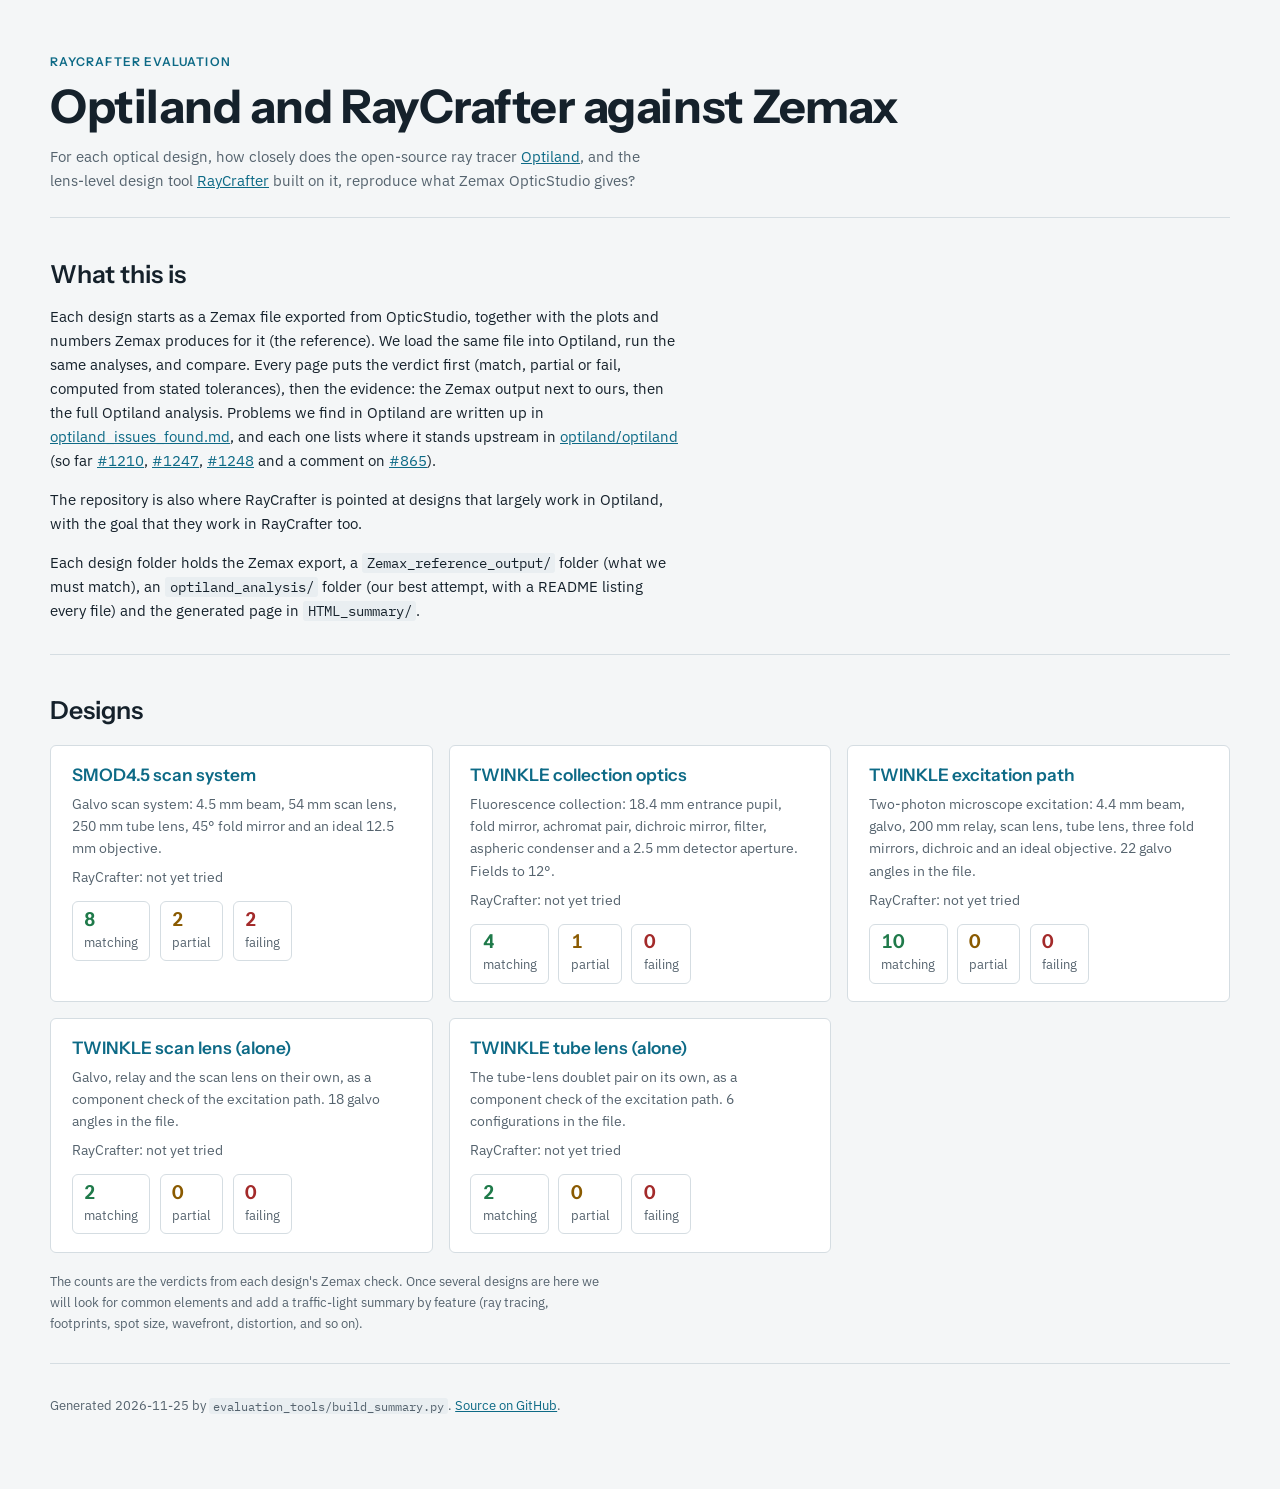
<file: index.html>
<!doctype html>
<html lang="en">
<head>
<meta charset="utf-8">
<meta name="viewport" content="width=device-width,initial-scale=1,viewport-fit=cover">
<title>Optiland and RayCrafter against Zemax</title>
<link rel="preconnect" href="https://fonts.googleapis.com">
<link rel="preconnect" href="https://fonts.gstatic.com" crossorigin>
<link rel="stylesheet" href="https://fonts.googleapis.com/css2?family=Instrument+Sans:wght@500;600;700&family=IBM+Plex+Sans:ital,wght@0,400;0,500;0,600;1,400&family=IBM+Plex+Mono:wght@400;500&display=swap">
<link rel="stylesheet" href="style.css">
</head>
<body>
<div class="wrap" style="grid-template-columns:minmax(0,1fr)">
<main>
<header class="top">
  <p class="eyebrow">RayCrafter evaluation</p>
  <h1>Optiland and RayCrafter against Zemax</h1>
  <p class="lede">For each optical design, how closely does the open-source ray tracer
  <a href="https://github.com/optiland/optiland">Optiland</a>, and the lens-level design tool
  <a href="https://github.com/raycrafter-optical-design/raycrafter">RayCrafter</a> built on it,
  reproduce what Zemax OpticStudio gives?</p>
</header>

<section id="about">
  <h2>What this is</h2>
  <p>Each design starts as a Zemax file exported from OpticStudio, together with the plots and numbers
  Zemax produces for it (the reference). We load the same file into Optiland, run the same analyses,
  and compare. Every page puts the verdict first (match, partial or fail, computed from stated
  tolerances), then the evidence: the Zemax output next to ours, then the full Optiland analysis.
  Problems we find in Optiland are written up in
  <a href="https://github.com/raycrafter-optical-design/evaluation/blob/main/optiland_issues_found.md">
  optiland_issues_found.md</a>,
and each one lists where it stands upstream in
<a href="https://github.com/optiland/optiland/issues">optiland/optiland</a> (so far
<a href="https://github.com/optiland/optiland/issues/1210">#1210</a>,
<a href="https://github.com/optiland/optiland/issues/1247">#1247</a>,
<a href="https://github.com/optiland/optiland/issues/1248">#1248</a> and a comment on
<a href="https://github.com/optiland/optiland/issues/865">#865</a>).</p>
  <p>The repository is also where RayCrafter is pointed at designs that largely work in Optiland, with
  the goal that they work in RayCrafter too.</p>
  <p>Each design folder holds the Zemax export, a <code>Zemax_reference_output/</code> folder (what we
  must match), an <code>optiland_analysis/</code> folder (our best attempt, with a README listing every
  file) and the generated page in <code>HTML_summary/</code>.</p>
</section>

<section id="designs">
  <h2>Designs</h2>
  <div class="cards">
    <div class="card"><h3><a href="designs/SMOD4.5/HTML_summary/index.html">SMOD4.5 scan system</a></h3>
      <p>Galvo scan system: 4.5 mm beam, 54 mm scan lens, 250 mm tube lens, 45° fold mirror and an ideal 12.5 mm objective.</p>
      <p>RayCrafter: not yet tried</p>
      <div class="tally"><div><b style="color:var(--ok)">8</b><span>matching</span></div><div><b style="color:var(--warn)">2</b><span>partial</span></div><div><b style="color:var(--bad)">2</b><span>failing</span></div></div></div>
    <div class="card"><h3><a href="designs/twinkle_collection/HTML_summary/index.html">TWINKLE collection optics</a></h3>
      <p>Fluorescence collection: 18.4 mm entrance pupil, fold mirror, achromat pair, dichroic mirror, filter, aspheric condenser and a 2.5 mm detector aperture. Fields to 12°.</p>
      <p>RayCrafter: not yet tried</p>
      <div class="tally"><div><b style="color:var(--ok)">4</b><span>matching</span></div><div><b style="color:var(--warn)">1</b><span>partial</span></div><div><b style="color:var(--bad)">0</b><span>failing</span></div></div></div>
    <div class="card"><h3><a href="designs/twinkle_excitation/HTML_summary/index.html">TWINKLE excitation path</a></h3>
      <p>Two-photon microscope excitation: 4.4 mm beam, galvo, 200 mm relay, scan lens, tube lens, three fold mirrors, dichroic and an ideal objective. 22 galvo angles in the file.</p>
      <p>RayCrafter: not yet tried</p>
      <div class="tally"><div><b style="color:var(--ok)">10</b><span>matching</span></div><div><b style="color:var(--warn)">0</b><span>partial</span></div><div><b style="color:var(--bad)">0</b><span>failing</span></div></div></div>
    <div class="card"><h3><a href="designs/twinkle_scan_lens/HTML_summary/index.html">TWINKLE scan lens (alone)</a></h3>
      <p>Galvo, relay and the scan lens on their own, as a component check of the excitation path. 18 galvo angles in the file.</p>
      <p>RayCrafter: not yet tried</p>
      <div class="tally"><div><b style="color:var(--ok)">2</b><span>matching</span></div><div><b style="color:var(--warn)">0</b><span>partial</span></div><div><b style="color:var(--bad)">0</b><span>failing</span></div></div></div>
    <div class="card"><h3><a href="designs/twinkle_tube_lens/HTML_summary/index.html">TWINKLE tube lens (alone)</a></h3>
      <p>The tube-lens doublet pair on its own, as a component check of the excitation path. 6 configurations in the file.</p>
      <p>RayCrafter: not yet tried</p>
      <div class="tally"><div><b style="color:var(--ok)">2</b><span>matching</span></div><div><b style="color:var(--warn)">0</b><span>partial</span></div><div><b style="color:var(--bad)">0</b><span>failing</span></div></div></div>
  </div>
  <p style="font-size:13px;color:var(--muted)">The counts are the verdicts from each design's Zemax check.
  Once several designs are here we will look for common elements and add a traffic-light summary by
  feature (ray tracing, footprints, spot size, wavefront, distortion, and so on).</p>
</section>

<footer>Generated 2026-11-25 by <code>evaluation_tools/build_summary.py</code>.
<a href="https://github.com/raycrafter-optical-design/evaluation">Source on GitHub</a>.</footer>
</main>
</div>
</body>
</html>
</file>
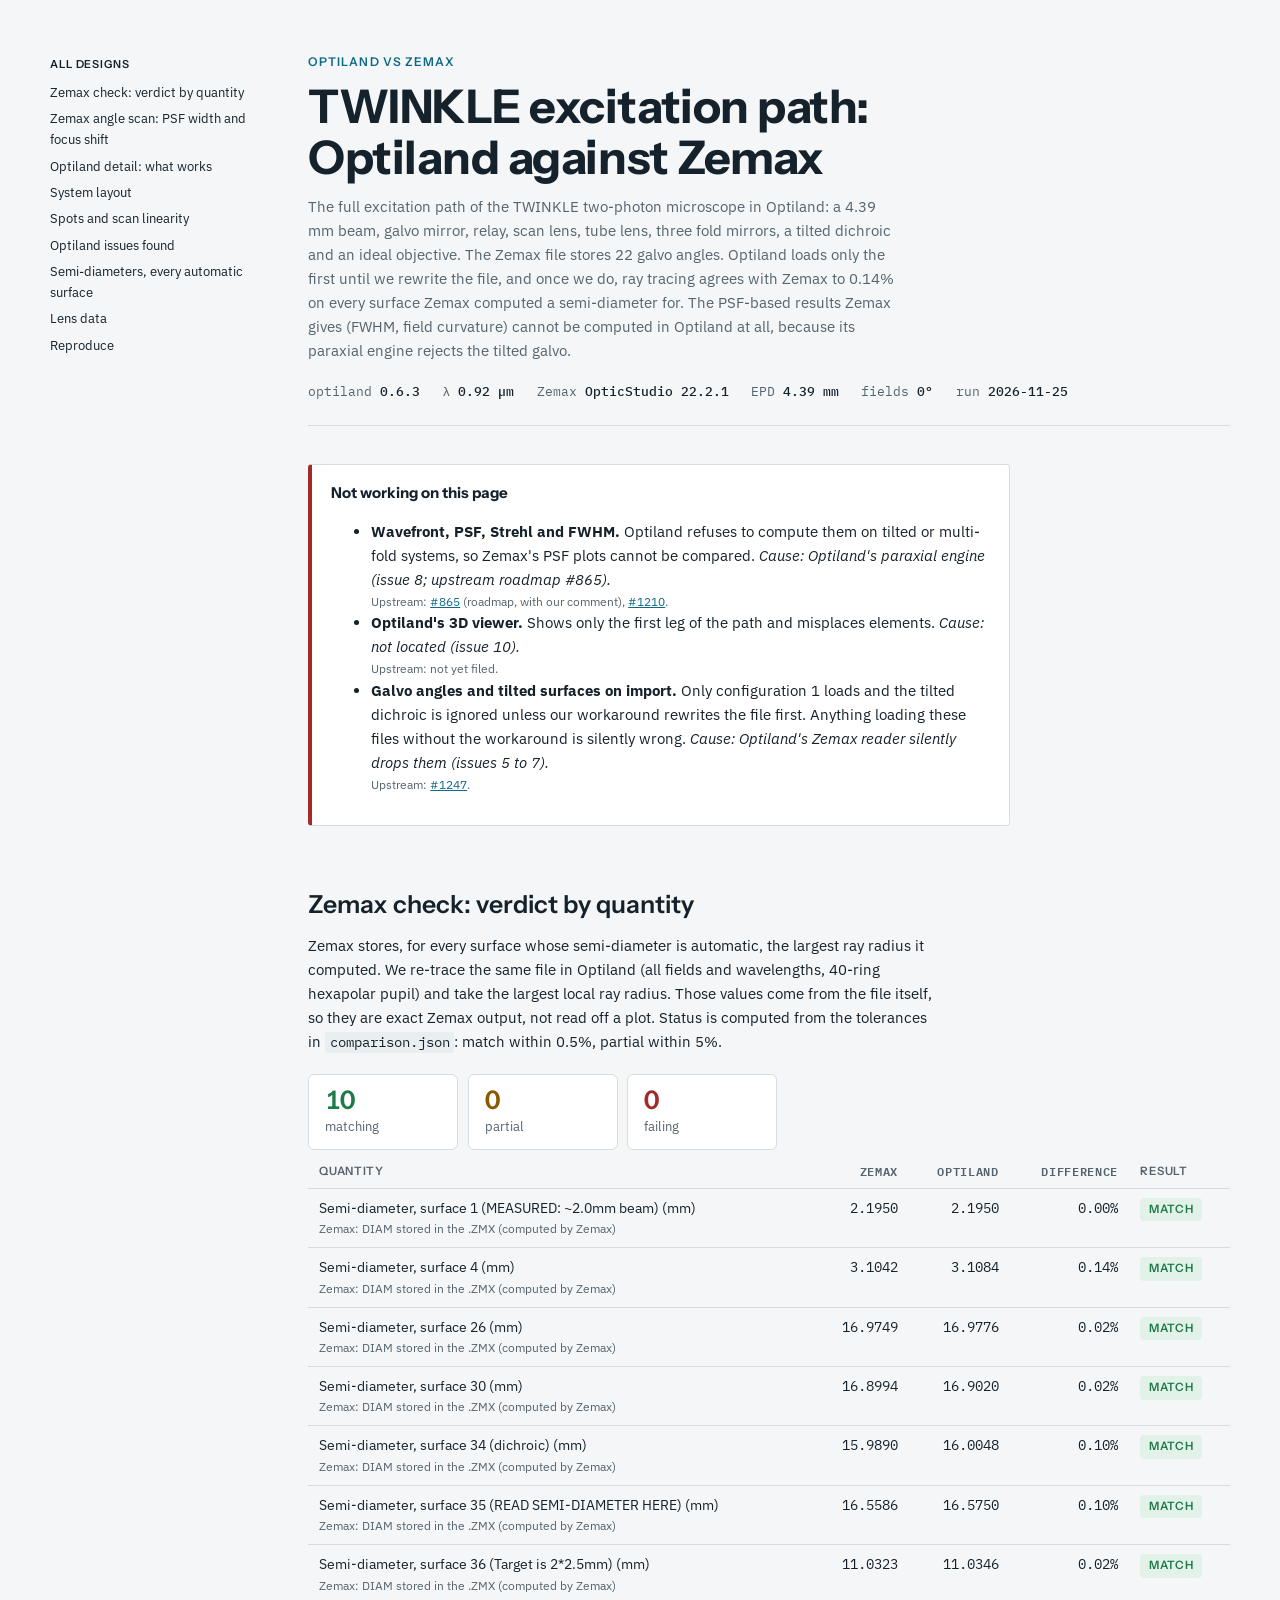
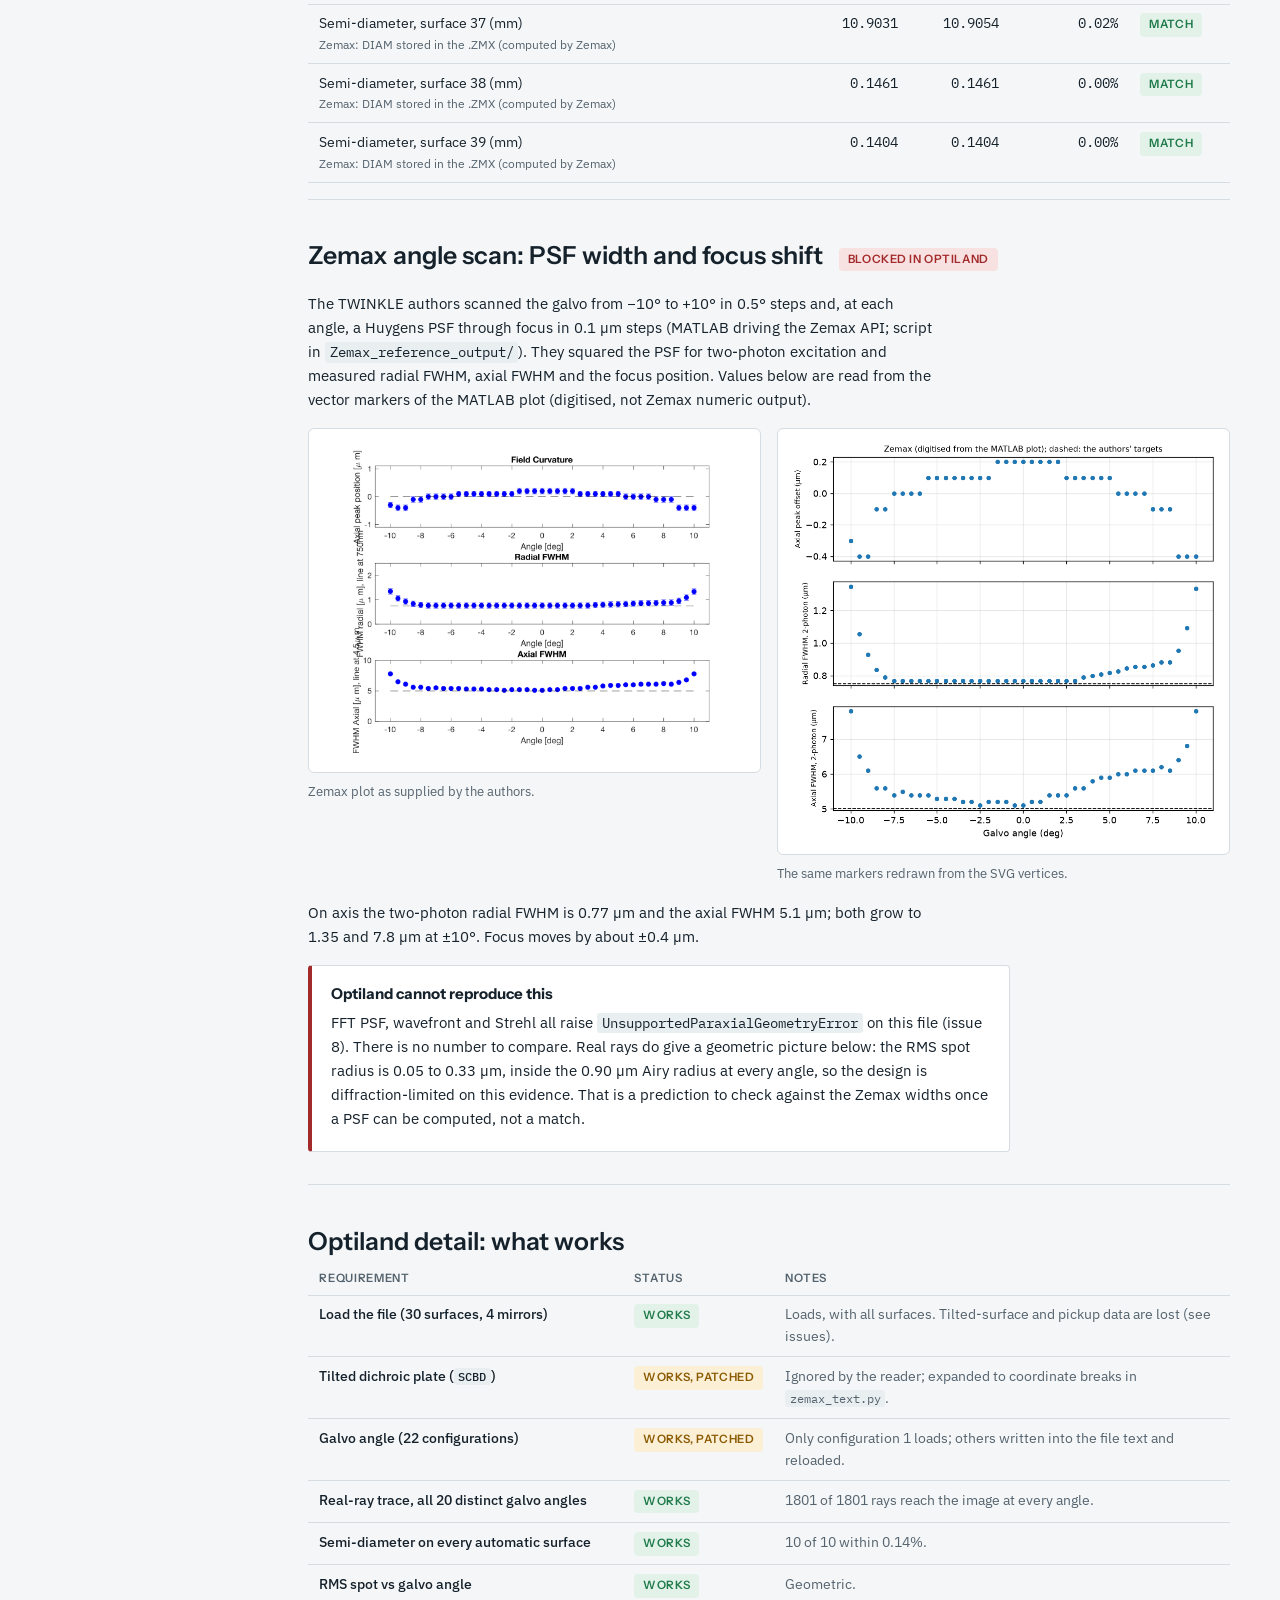
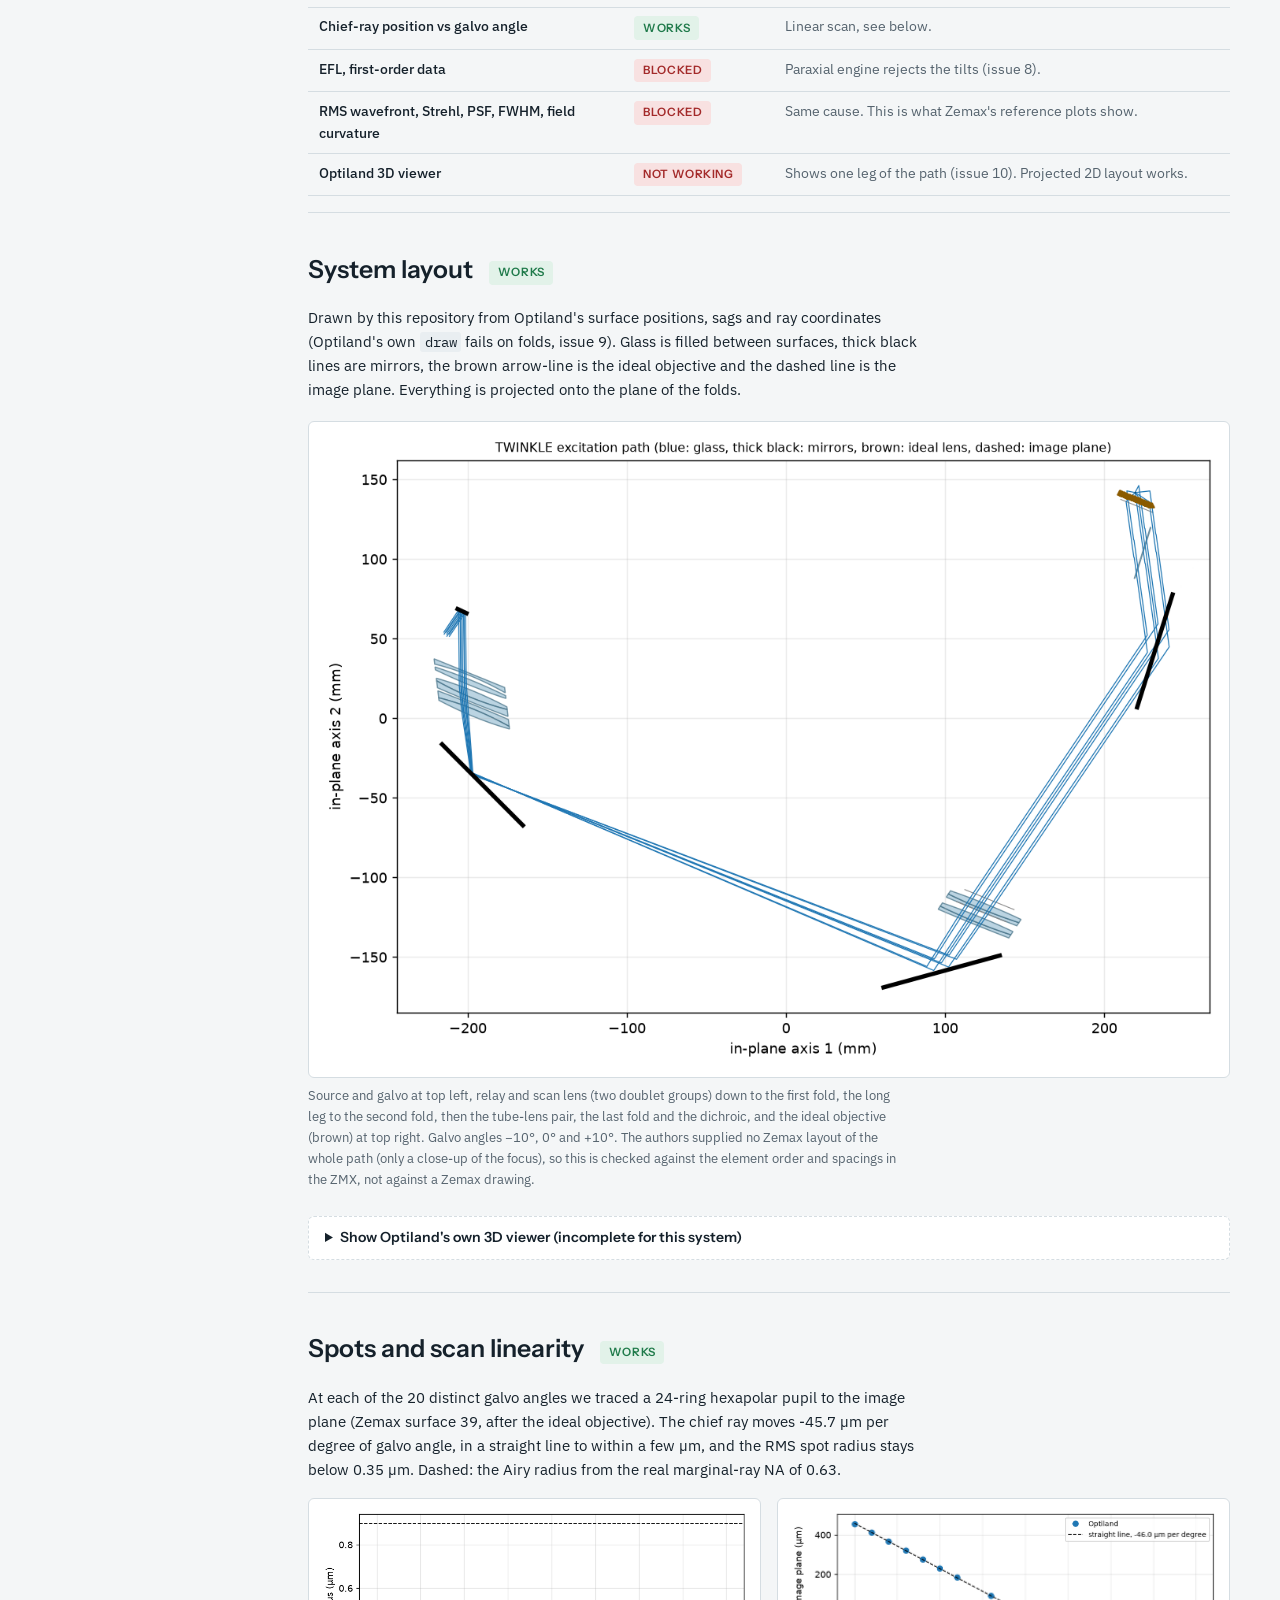
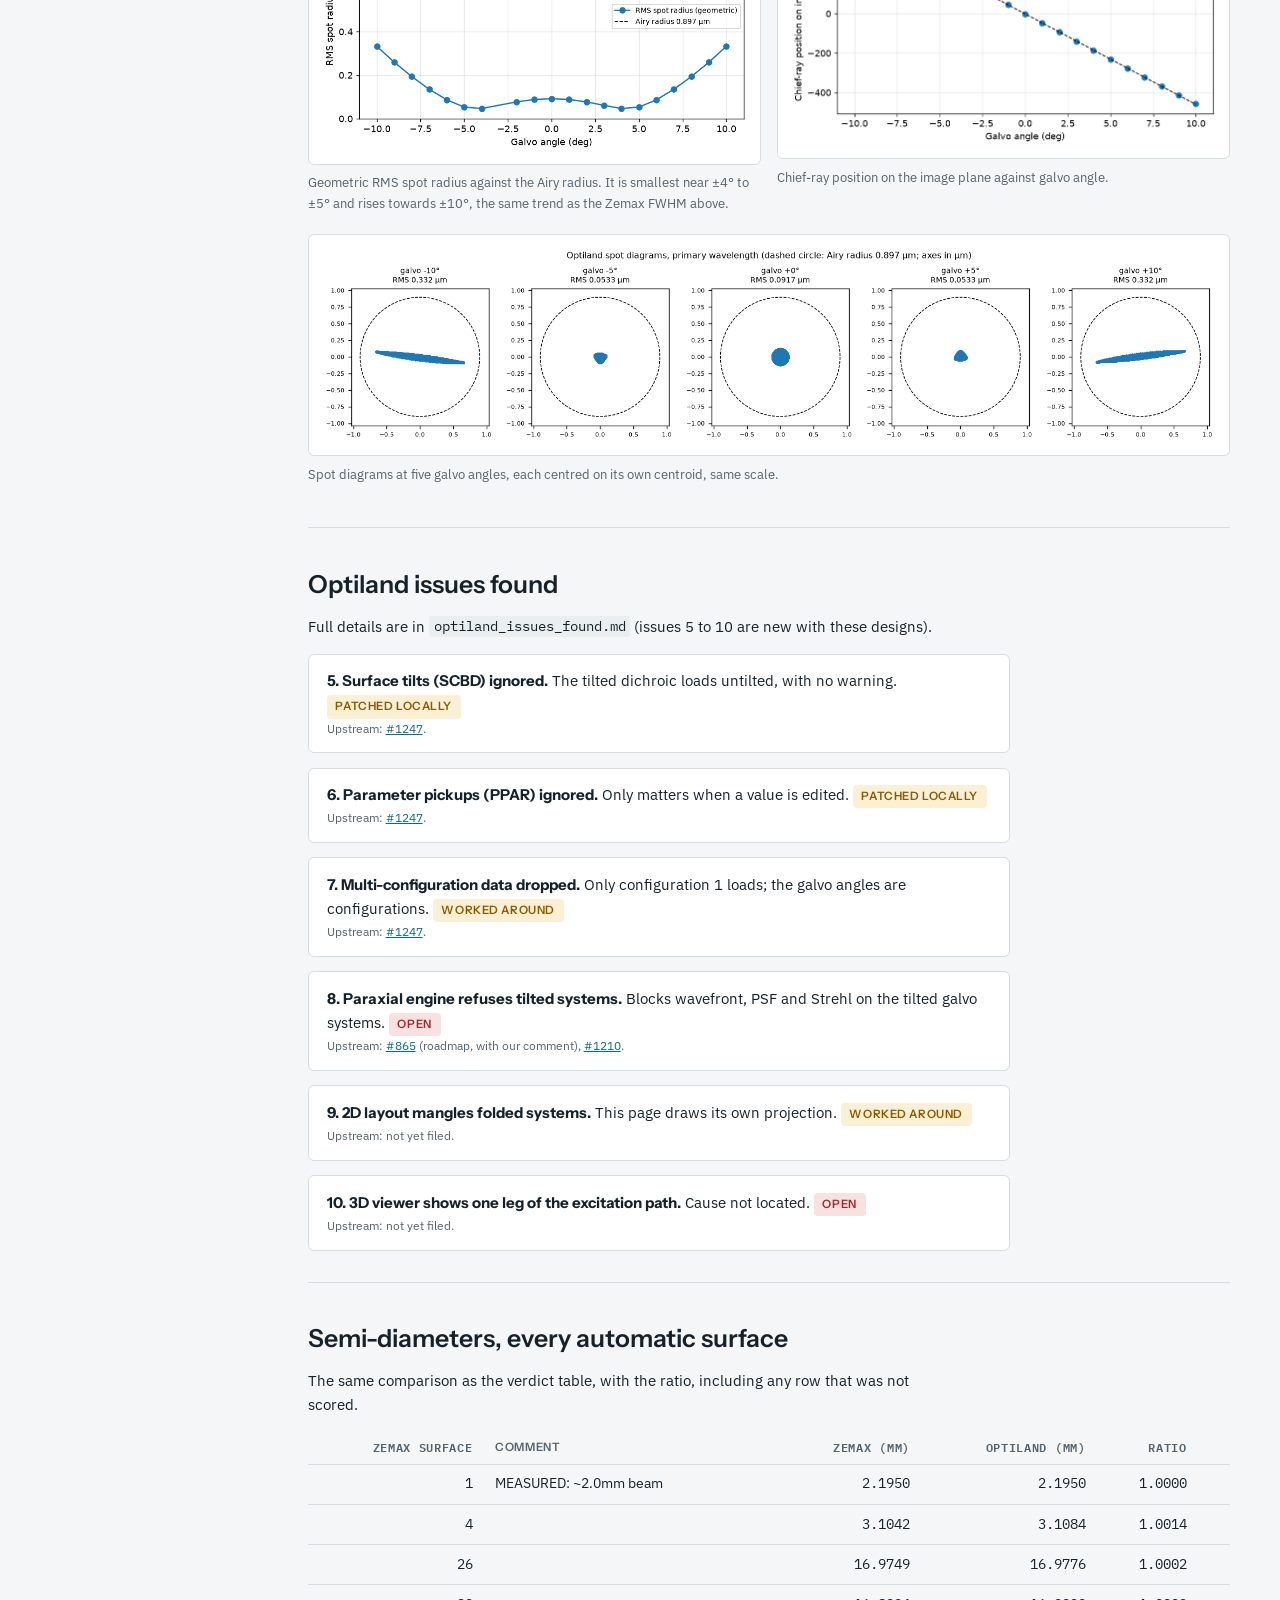
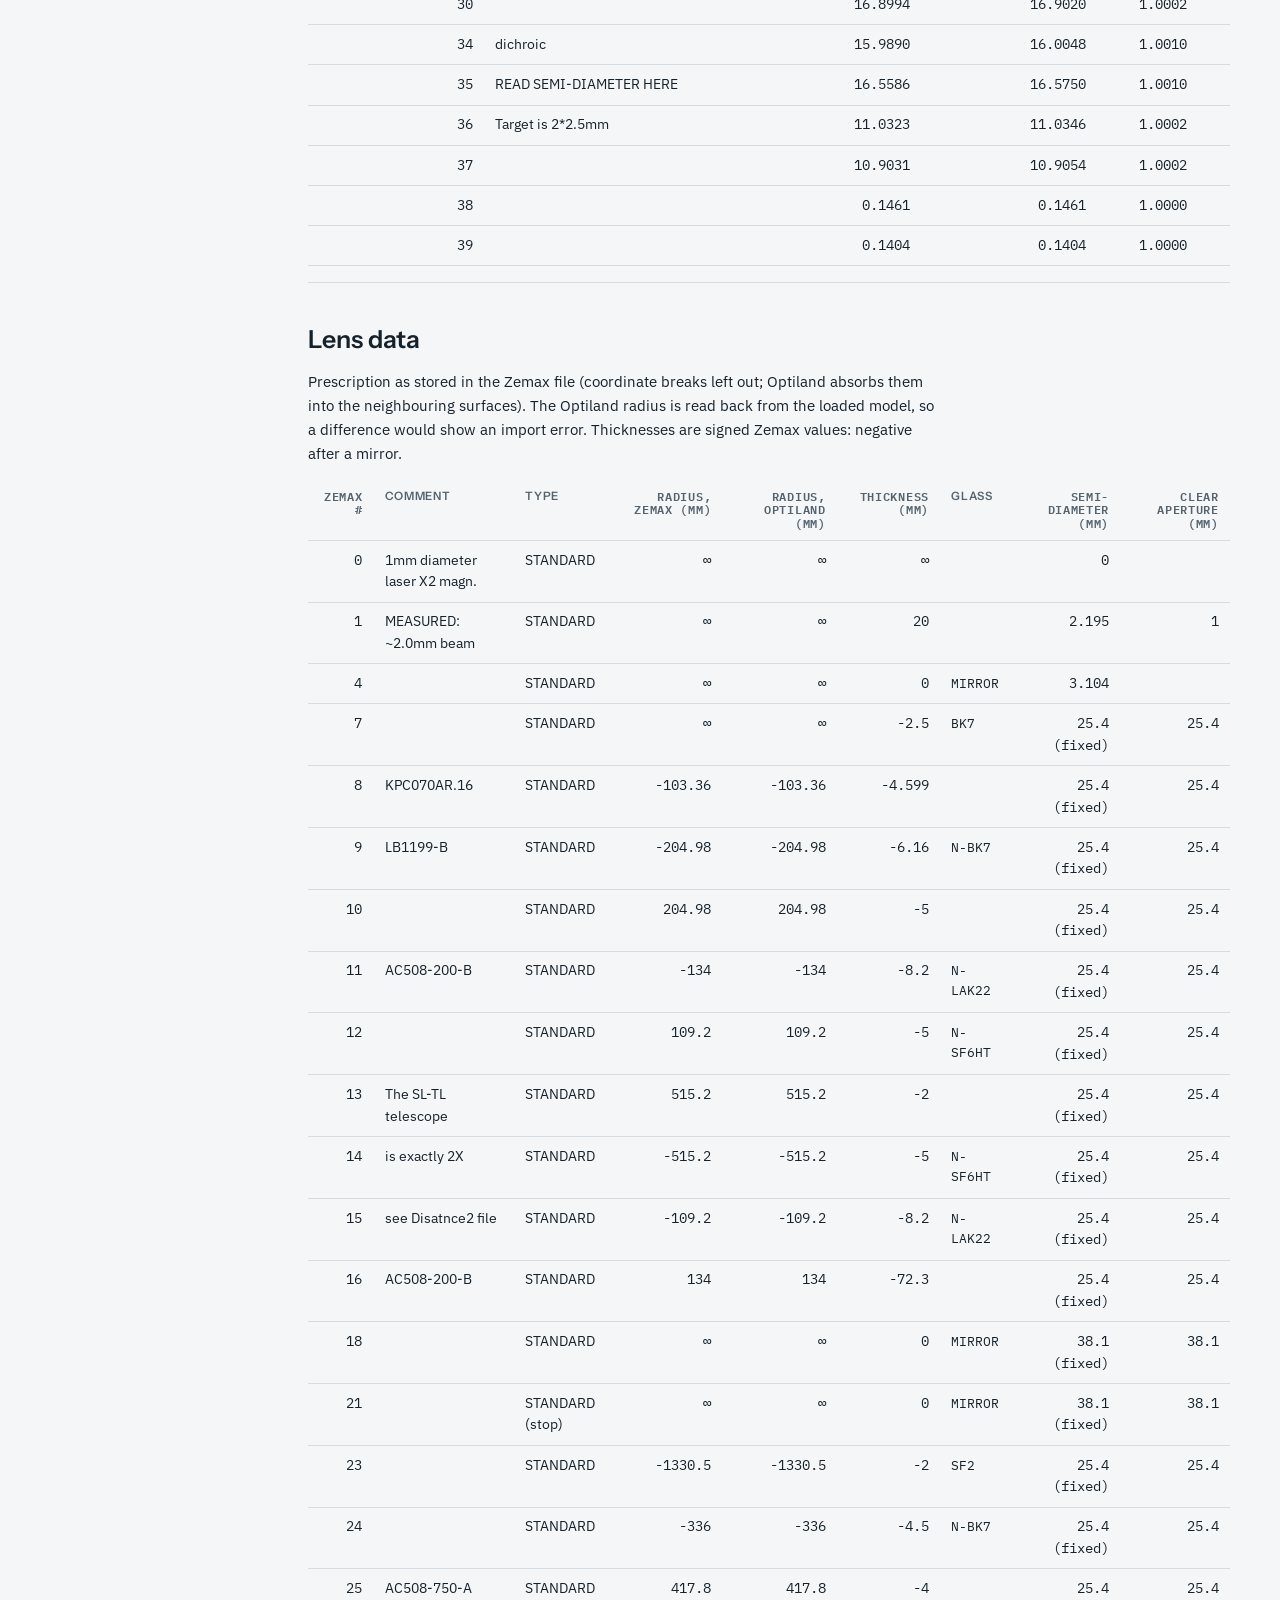
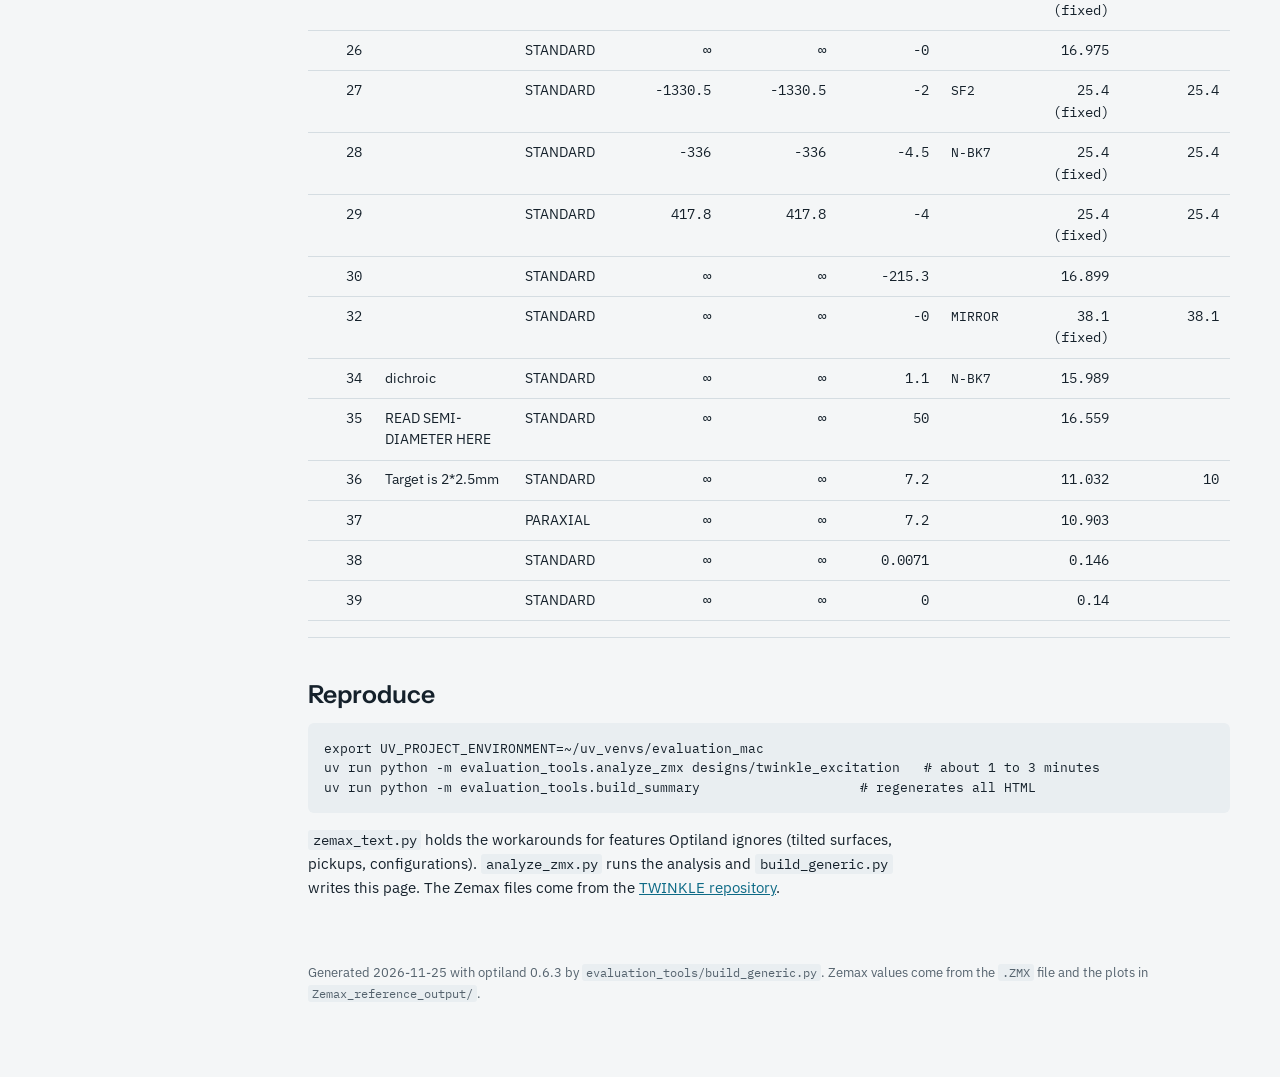
<file: designs/twinkle_excitation/HTML_summary/index.html>
<!doctype html>
<html lang="en">
<head>
<meta charset="utf-8">
<meta name="viewport" content="width=device-width,initial-scale=1,viewport-fit=cover">
<title>TWINKLE excitation path against Zemax</title>
<link rel="preconnect" href="https://fonts.googleapis.com">
<link rel="preconnect" href="https://fonts.gstatic.com" crossorigin>
<link rel="stylesheet" href="https://fonts.googleapis.com/css2?family=Instrument+Sans:wght@500;600;700&family=IBM+Plex+Sans:ital,wght@0,400;0,500;0,600;1,400&family=IBM+Plex+Mono:wght@400;500&display=swap">
<link rel="stylesheet" href="../../../style.css">
</head>
<body>
<div class="wrap">
<nav class="rail" aria-label="Contents">
  <p><a href="../../../index.html">All designs</a></p>
  <ol>
    <li><a href="#verdict">Zemax check: verdict by quantity</a></li>
    <li><a href="#cmp-scan">Zemax angle scan: PSF width and focus shift</a></li>
    <li><a href="#summary">Optiland detail: what works</a></li>
    <li><a href="#layout">System layout</a></li>
    <li><a href="#spots">Spots and scan linearity</a></li>
    <li><a href="#issues">Optiland issues found</a></li>
    <li><a href="#semi-diameters">Semi-diameters, every automatic surface</a></li>
    <li><a href="#lens-data">Lens data</a></li>
    <li><a href="#reproduce">Reproduce</a></li>
  </ol>
</nav>

<main>
<header class="top">
  <p class="eyebrow">Optiland vs Zemax</p>
  <h1>TWINKLE excitation path: Optiland against Zemax</h1>
  <p class="lede">The full excitation path of the TWINKLE two-photon microscope in Optiland: a 4.39 mm beam, galvo mirror, relay, scan lens, tube lens, three fold mirrors, a tilted dichroic and an ideal objective. The Zemax file stores 22 galvo angles. Optiland loads only the first until we rewrite the file, and once we do, ray tracing agrees with Zemax to 0.14% on every surface Zemax computed a semi-diameter for. The PSF-based results Zemax gives (FWHM, field curvature) cannot be computed in Optiland at all, because its paraxial engine rejects the tilted galvo.</p>
  <div class="meta">
    <span>optiland <b>0.6.3</b></span>
    <span>λ <b>0.92 µm</b></span>
    <span>Zemax <b>OpticStudio 22.2.1</b></span>
    <span>EPD <b>4.39 mm</b></span>
    <span>fields <b>0°</b></span>
    <span>run <b>2026-11-25</b></span>
  </div>
</header>

<section id="not-working" style="padding-block:1.4rem .4rem;border-bottom:0"><div class="callout"><strong class="h">Not working on this page</strong><ul><li><b>Wavefront, PSF, Strehl and FWHM.</b> Optiland refuses to compute them on tilted or multi-fold systems, so Zemax's PSF plots cannot be compared. <i>Cause: Optiland's paraxial engine (issue 8; upstream roadmap #865).</i> <span class="src">Upstream: <a href="https://github.com/optiland/optiland/issues/865">#865</a> (roadmap, with our comment), <a href="https://github.com/optiland/optiland/issues/1210">#1210</a>.</span></li><li><b>Optiland's 3D viewer.</b> Shows only the first leg of the path and misplaces elements. <i>Cause: not located (issue 10).</i> <span class="src">Upstream: not yet filed.</span></li><li><b>Galvo angles and tilted surfaces on import.</b> Only configuration 1 loads and the tilted dichroic is ignored unless our workaround rewrites the file first. Anything loading these files without the workaround is silently wrong. <i>Cause: Optiland's Zemax reader silently drops them (issues 5 to 7).</i> <span class="src">Upstream: <a href="https://github.com/optiland/optiland/issues/1247">#1247</a>.</span></li></ul></div></section>

<section id="verdict">
  <h2>Zemax check: verdict by quantity</h2>
  <p>Zemax stores, for every surface whose semi-diameter is automatic, the largest ray radius it computed. We re-trace the same file in Optiland (all fields and wavelengths, 40-ring hexapolar pupil) and take the largest local ray radius. Those values come from the file itself, so they are exact Zemax output, not read off a plot. Status is computed from the tolerances in <code>comparison.json</code>: match within 0.5%, partial within 5%.</p>
  <div class="tally"><div><b style="color:var(--ok)">10</b><span>matching</span></div><div><b style="color:var(--warn)">0</b><span>partial</span></div><div><b style="color:var(--bad)">0</b><span>failing</span></div></div>
  <div class="scroll"><table>
  <thead><tr><th>Quantity</th><th class="num">Zemax</th><th class="num">Optiland</th><th class="num">Difference</th><th>Result</th></tr></thead>
  <tbody>
    <tr><td>Semi-diameter, surface 1 (MEASURED: ~2.0mm beam) (mm)<span class="src">Zemax: DIAM stored in the .ZMX (computed by Zemax)</span></td><td class="num">2.1950</td><td class="num">2.1950</td><td class="num">0.00%</td><td><span class="chip ok">Match</span></td></tr>
    <tr><td>Semi-diameter, surface 4 (mm)<span class="src">Zemax: DIAM stored in the .ZMX (computed by Zemax)</span></td><td class="num">3.1042</td><td class="num">3.1084</td><td class="num">0.14%</td><td><span class="chip ok">Match</span></td></tr>
    <tr><td>Semi-diameter, surface 26 (mm)<span class="src">Zemax: DIAM stored in the .ZMX (computed by Zemax)</span></td><td class="num">16.9749</td><td class="num">16.9776</td><td class="num">0.02%</td><td><span class="chip ok">Match</span></td></tr>
    <tr><td>Semi-diameter, surface 30 (mm)<span class="src">Zemax: DIAM stored in the .ZMX (computed by Zemax)</span></td><td class="num">16.8994</td><td class="num">16.9020</td><td class="num">0.02%</td><td><span class="chip ok">Match</span></td></tr>
    <tr><td>Semi-diameter, surface 34 (dichroic) (mm)<span class="src">Zemax: DIAM stored in the .ZMX (computed by Zemax)</span></td><td class="num">15.9890</td><td class="num">16.0048</td><td class="num">0.10%</td><td><span class="chip ok">Match</span></td></tr>
    <tr><td>Semi-diameter, surface 35 (READ SEMI-DIAMETER HERE) (mm)<span class="src">Zemax: DIAM stored in the .ZMX (computed by Zemax)</span></td><td class="num">16.5586</td><td class="num">16.5750</td><td class="num">0.10%</td><td><span class="chip ok">Match</span></td></tr>
    <tr><td>Semi-diameter, surface 36 (Target is 2*2.5mm) (mm)<span class="src">Zemax: DIAM stored in the .ZMX (computed by Zemax)</span></td><td class="num">11.0323</td><td class="num">11.0346</td><td class="num">0.02%</td><td><span class="chip ok">Match</span></td></tr>
    <tr><td>Semi-diameter, surface 37 (mm)<span class="src">Zemax: DIAM stored in the .ZMX (computed by Zemax)</span></td><td class="num">10.9031</td><td class="num">10.9054</td><td class="num">0.02%</td><td><span class="chip ok">Match</span></td></tr>
    <tr><td>Semi-diameter, surface 38 (mm)<span class="src">Zemax: DIAM stored in the .ZMX (computed by Zemax)</span></td><td class="num">0.1461</td><td class="num">0.1461</td><td class="num">0.00%</td><td><span class="chip ok">Match</span></td></tr>
    <tr><td>Semi-diameter, surface 39 (mm)<span class="src">Zemax: DIAM stored in the .ZMX (computed by Zemax)</span></td><td class="num">0.1404</td><td class="num">0.1404</td><td class="num">0.00%</td><td><span class="chip ok">Match</span></td></tr>
  </tbody></table></div>

</section>

<section id="cmp-scan">
  <div class="title-row"><h2>Zemax angle scan: PSF width and focus shift</h2><span class="chip bad">Blocked in Optiland</span></div>
  <p>The TWINKLE authors scanned the galvo from −10° to +10° in 0.5° steps and, at each angle, a Huygens PSF through focus in 0.1 µm steps (MATLAB driving the Zemax API; script in <code>Zemax_reference_output/</code>). They squared the PSF for two-photon excitation and measured radial FWHM, axial FWHM and the focus position. Values below are read from the vector markers of the MATLAB plot (digitised, not Zemax numeric output).</p>
  <div class="pair">
    <figure><div class="plate"><img src="../Zemax_reference_output/FieldCurvatureAndFWHM_vs_angle.png" alt="Zemax: field curvature, radial FWHM and axial FWHM against galvo angle"></div><figcaption>Zemax plot as supplied by the authors.</figcaption></figure>
    <figure><div class="plate"><img src="../optiland_analysis/figs/zemax_scan_curves.png" alt="The same three curves redrawn from the digitised markers"></div><figcaption>The same markers redrawn from the SVG vertices.</figcaption></figure>
  </div>
  <p>On axis the two-photon radial FWHM is 0.77 µm and the axial FWHM 5.1 µm; both grow to 1.35 and 7.8 µm at ±10°. Focus moves by about ±0.4 µm.</p>
  <div class="callout"><strong class="h">Optiland cannot reproduce this</strong><p>FFT PSF, wavefront and Strehl all raise <code>UnsupportedParaxialGeometryError</code> on this file (issue 8). There is no number to compare. Real rays do give a geometric picture below: the RMS spot radius is 0.05 to 0.33 µm, inside the 0.90 µm Airy radius at every angle, so the design is diffraction-limited on this evidence. That is a prediction to check against the Zemax widths once a PSF can be computed, not a match.</p></div>
</section>

<section id="summary">
  <h2>Optiland detail: what works</h2>
  <div class="scroll">
  <table class="status-table">
    <thead><tr><th>Requirement</th><th>Status</th><th>Notes</th></tr></thead>
    <tbody>
      <tr><td>Load the file (30 surfaces, 4 mirrors)</td><td><span class="chip ok">Works</span></td><td>Loads, with all surfaces. Tilted-surface and pickup data are lost (see issues).</td></tr>
      <tr><td>Tilted dichroic plate (<code>SCBD</code>)</td><td><span class="chip warn">Works, patched</span></td><td>Ignored by the reader; expanded to coordinate breaks in <code>zemax_text.py</code>.</td></tr>
      <tr><td>Galvo angle (22 configurations)</td><td><span class="chip warn">Works, patched</span></td><td>Only configuration 1 loads; others written into the file text and reloaded.</td></tr>
      <tr><td>Real-ray trace, all 20 distinct galvo angles</td><td><span class="chip ok">Works</span></td><td>1801 of 1801 rays reach the image at every angle.</td></tr>
      <tr><td>Semi-diameter on every automatic surface</td><td><span class="chip ok">Works</span></td><td>10 of 10 within 0.14%.</td></tr>
      <tr><td>RMS spot vs galvo angle</td><td><span class="chip ok">Works</span></td><td>Geometric.</td></tr>
      <tr><td>Chief-ray position vs galvo angle</td><td><span class="chip ok">Works</span></td><td>Linear scan, see below.</td></tr>
      <tr><td>EFL, first-order data</td><td><span class="chip bad">Blocked</span></td><td>Paraxial engine rejects the tilts (issue 8).</td></tr>
      <tr><td>RMS wavefront, Strehl, PSF, FWHM, field curvature</td><td><span class="chip bad">Blocked</span></td><td>Same cause. This is what Zemax's reference plots show.</td></tr>
      <tr><td>Optiland 3D viewer</td><td><span class="chip bad">Not working</span></td><td>Shows one leg of the path (issue 10). Projected 2D layout works.</td></tr>
    </tbody>
  </table>
  </div>
</section>

<section id="layout">
  <div class="title-row"><h2>System layout</h2><span class="chip ok">Works</span></div>
  <p>Drawn by this repository from Optiland's surface positions, sags and ray coordinates (Optiland's own <code>draw</code> fails on folds, issue 9). Glass is filled between surfaces, thick black lines are mirrors, the brown arrow-line is the ideal objective and the dashed line is the image plane. Everything is projected onto the plane of the folds.</p>
  <figure><div class="plate"><img src="../optiland_analysis/figs/layout.png" alt="Ray paths projected onto the plane of the system"></div>
    <figcaption>Source and galvo at top left, relay and scan lens (two doublet groups) down to the first fold, the long leg to the second fold, then the tube-lens pair, the last fold and the dichroic, and the ideal objective (brown) at top right. Galvo angles −10°, 0° and +10°. The authors supplied no Zemax layout of the whole path (only a close-up of the focus), so this is checked against the element order and spacings in the ZMX, not against a Zemax drawing.</figcaption></figure>

  <details style="border-color:var(--rule)">
    <summary style="color:var(--ink)">Show Optiland's own 3D viewer (incomplete for this system)</summary>
    <figure><div class="plate"><img src="../optiland_analysis/figs/layout_3d.png" alt="Optiland 3D viewer render showing only the first leg of the ray path"></div>
      <figcaption>Optiland's VTK viewer. The rays stop at the galvo mirror and some elements are misplaced (issue 8 in <code>optiland_issues_found.md</code>). The projected layout above, drawn from the same ray coordinates, shows the whole path.</figcaption></figure>
  </details>

</section>

<section id="spots">
  <div class="title-row"><h2>Spots and scan linearity</h2><span class="chip ok">Works</span></div>
  <p>At each of the 20 distinct galvo angles we traced a 24-ring hexapolar pupil to the image plane (Zemax surface 39, after the ideal objective). The chief ray moves -45.7 µm per degree of galvo angle, in a straight line to within a few µm, and the RMS spot radius stays below 0.35 µm. Dashed: the Airy radius from the real marginal-ray NA of 0.63.</p>
  <div class="pair">
    <figure><div class="plate"><img src="../optiland_analysis/figs/rms_spot.png" alt="RMS spot radius against galvo angle"></div><figcaption>Geometric RMS spot radius against the Airy radius. It is smallest near ±4° to ±5° and rises towards ±10°, the same trend as the Zemax FWHM above.</figcaption></figure>
    <figure><div class="plate"><img src="../optiland_analysis/figs/chief_ray_position.png" alt="Chief-ray position against galvo angle"></div><figcaption>Chief-ray position on the image plane against galvo angle.</figcaption></figure>
  </div>
  <figure><div class="plate"><img src="../optiland_analysis/figs/spots.png" alt="Spot diagrams"></div><figcaption>Spot diagrams at five galvo angles, each centred on its own centroid, same scale.</figcaption></figure>
</section>

<section id="issues">
  <h2>Optiland issues found</h2>
  <p>Full details are in <code>optiland_issues_found.md</code> (issues 5 to 10 are new with these designs).</p>
  <ul class="issue-list">
    <li><b>5. Surface tilts (SCBD) ignored.</b> The tilted dichroic loads untilted, with no warning. <span class="chip warn">Patched locally</span> <span class="src">Upstream: <a href="https://github.com/optiland/optiland/issues/1247">#1247</a>.</span></li>
    <li><b>6. Parameter pickups (PPAR) ignored.</b> Only matters when a value is edited. <span class="chip warn">Patched locally</span> <span class="src">Upstream: <a href="https://github.com/optiland/optiland/issues/1247">#1247</a>.</span></li>
    <li><b>7. Multi-configuration data dropped.</b> Only configuration 1 loads; the galvo angles are configurations. <span class="chip warn">Worked around</span> <span class="src">Upstream: <a href="https://github.com/optiland/optiland/issues/1247">#1247</a>.</span></li>
    <li><b>8. Paraxial engine refuses tilted systems.</b> Blocks wavefront, PSF and Strehl on the tilted galvo systems. <span class="chip bad">Open</span> <span class="src">Upstream: <a href="https://github.com/optiland/optiland/issues/865">#865</a> (roadmap, with our comment), <a href="https://github.com/optiland/optiland/issues/1210">#1210</a>.</span></li>
    <li><b>9. 2D layout mangles folded systems.</b> This page draws its own projection. <span class="chip warn">Worked around</span> <span class="src">Upstream: not yet filed.</span></li>
    <li><b>10. 3D viewer shows one leg of the excitation path.</b> Cause not located. <span class="chip bad">Open</span> <span class="src">Upstream: not yet filed.</span></li>
  </ul>
</section>

<section id="semi-diameters">
  <h2>Semi-diameters, every automatic surface</h2>
  <p>The same comparison as the verdict table, with the ratio, including any row that was not scored.</p>
  <div class="scroll"><table>
  <thead><tr><th class="num">Zemax surface</th><th>Comment</th><th class="num">Zemax (mm)</th><th class="num">Optiland (mm)</th><th class="num">Ratio</th><th></th></tr></thead>
  <tbody>
      <tr><td class="num">1</td><td>MEASURED: ~2.0mm beam</td><td class="num">2.1950</td><td class="num">2.1950</td><td class="num">1.0000</td><td></td></tr>
      <tr><td class="num">4</td><td></td><td class="num">3.1042</td><td class="num">3.1084</td><td class="num">1.0014</td><td></td></tr>
      <tr><td class="num">26</td><td></td><td class="num">16.9749</td><td class="num">16.9776</td><td class="num">1.0002</td><td></td></tr>
      <tr><td class="num">30</td><td></td><td class="num">16.8994</td><td class="num">16.9020</td><td class="num">1.0002</td><td></td></tr>
      <tr><td class="num">34</td><td>dichroic</td><td class="num">15.9890</td><td class="num">16.0048</td><td class="num">1.0010</td><td></td></tr>
      <tr><td class="num">35</td><td>READ SEMI-DIAMETER HERE</td><td class="num">16.5586</td><td class="num">16.5750</td><td class="num">1.0010</td><td></td></tr>
      <tr><td class="num">36</td><td>Target is 2*2.5mm</td><td class="num">11.0323</td><td class="num">11.0346</td><td class="num">1.0002</td><td></td></tr>
      <tr><td class="num">37</td><td></td><td class="num">10.9031</td><td class="num">10.9054</td><td class="num">1.0002</td><td></td></tr>
      <tr><td class="num">38</td><td></td><td class="num">0.1461</td><td class="num">0.1461</td><td class="num">1.0000</td><td></td></tr>
      <tr><td class="num">39</td><td></td><td class="num">0.1404</td><td class="num">0.1404</td><td class="num">1.0000</td><td></td></tr>
  </tbody></table></div>
</section>

<section id="lens-data">
  <h2>Lens data</h2>
  <p>Prescription as stored in the Zemax file (coordinate breaks left out; Optiland absorbs them into the neighbouring surfaces). The Optiland radius is read back from the loaded model, so a difference would show an import error. Thicknesses are signed Zemax values: negative after a mirror.</p>
  <div class="scroll"><table>
  <thead><tr><th class="num">Zemax #</th><th>Comment</th><th>Type</th><th class="num">Radius, Zemax (mm)</th><th class="num">Radius, Optiland (mm)</th><th class="num">Thickness (mm)</th><th>Glass</th><th class="num">Semi-diameter (mm)</th><th class="num">Clear aperture (mm)</th></tr></thead>
  <tbody>
      <tr><td class="num">0</td><td>1mm diameter laser X2 magn.</td><td>STANDARD</td><td class="num">∞</td><td class="num">∞</td><td class="num">∞</td><td class="mono"></td><td class="num">0</td><td class="num"></td></tr>
      <tr><td class="num">1</td><td>MEASURED: ~2.0mm beam</td><td>STANDARD</td><td class="num">∞</td><td class="num">∞</td><td class="num">20</td><td class="mono"></td><td class="num">2.195</td><td class="num">1</td></tr>
      <tr><td class="num">4</td><td></td><td>STANDARD</td><td class="num">∞</td><td class="num">∞</td><td class="num">0</td><td class="mono">MIRROR</td><td class="num">3.104</td><td class="num"></td></tr>
      <tr><td class="num">7</td><td></td><td>STANDARD</td><td class="num">∞</td><td class="num">∞</td><td class="num">-2.5</td><td class="mono">BK7</td><td class="num">25.4 (fixed)</td><td class="num">25.4</td></tr>
      <tr><td class="num">8</td><td>KPC070AR.16</td><td>STANDARD</td><td class="num">-103.36</td><td class="num">-103.36</td><td class="num">-4.599</td><td class="mono"></td><td class="num">25.4 (fixed)</td><td class="num">25.4</td></tr>
      <tr><td class="num">9</td><td>LB1199-B</td><td>STANDARD</td><td class="num">-204.98</td><td class="num">-204.98</td><td class="num">-6.16</td><td class="mono">N-BK7</td><td class="num">25.4 (fixed)</td><td class="num">25.4</td></tr>
      <tr><td class="num">10</td><td></td><td>STANDARD</td><td class="num">204.98</td><td class="num">204.98</td><td class="num">-5</td><td class="mono"></td><td class="num">25.4 (fixed)</td><td class="num">25.4</td></tr>
      <tr><td class="num">11</td><td>AC508-200-B</td><td>STANDARD</td><td class="num">-134</td><td class="num">-134</td><td class="num">-8.2</td><td class="mono">N-LAK22</td><td class="num">25.4 (fixed)</td><td class="num">25.4</td></tr>
      <tr><td class="num">12</td><td></td><td>STANDARD</td><td class="num">109.2</td><td class="num">109.2</td><td class="num">-5</td><td class="mono">N-SF6HT</td><td class="num">25.4 (fixed)</td><td class="num">25.4</td></tr>
      <tr><td class="num">13</td><td>The SL-TL telescope</td><td>STANDARD</td><td class="num">515.2</td><td class="num">515.2</td><td class="num">-2</td><td class="mono"></td><td class="num">25.4 (fixed)</td><td class="num">25.4</td></tr>
      <tr><td class="num">14</td><td>is exactly 2X</td><td>STANDARD</td><td class="num">-515.2</td><td class="num">-515.2</td><td class="num">-5</td><td class="mono">N-SF6HT</td><td class="num">25.4 (fixed)</td><td class="num">25.4</td></tr>
      <tr><td class="num">15</td><td>see Disatnce2 file</td><td>STANDARD</td><td class="num">-109.2</td><td class="num">-109.2</td><td class="num">-8.2</td><td class="mono">N-LAK22</td><td class="num">25.4 (fixed)</td><td class="num">25.4</td></tr>
      <tr><td class="num">16</td><td>AC508-200-B</td><td>STANDARD</td><td class="num">134</td><td class="num">134</td><td class="num">-72.3</td><td class="mono"></td><td class="num">25.4 (fixed)</td><td class="num">25.4</td></tr>
      <tr><td class="num">18</td><td></td><td>STANDARD</td><td class="num">∞</td><td class="num">∞</td><td class="num">0</td><td class="mono">MIRROR</td><td class="num">38.1 (fixed)</td><td class="num">38.1</td></tr>
      <tr><td class="num">21</td><td></td><td>STANDARD (stop)</td><td class="num">∞</td><td class="num">∞</td><td class="num">0</td><td class="mono">MIRROR</td><td class="num">38.1 (fixed)</td><td class="num">38.1</td></tr>
      <tr><td class="num">23</td><td></td><td>STANDARD</td><td class="num">-1330.5</td><td class="num">-1330.5</td><td class="num">-2</td><td class="mono">SF2</td><td class="num">25.4 (fixed)</td><td class="num">25.4</td></tr>
      <tr><td class="num">24</td><td></td><td>STANDARD</td><td class="num">-336</td><td class="num">-336</td><td class="num">-4.5</td><td class="mono">N-BK7</td><td class="num">25.4 (fixed)</td><td class="num">25.4</td></tr>
      <tr><td class="num">25</td><td>AC508-750-A</td><td>STANDARD</td><td class="num">417.8</td><td class="num">417.8</td><td class="num">-4</td><td class="mono"></td><td class="num">25.4 (fixed)</td><td class="num">25.4</td></tr>
      <tr><td class="num">26</td><td></td><td>STANDARD</td><td class="num">∞</td><td class="num">∞</td><td class="num">-0</td><td class="mono"></td><td class="num">16.975</td><td class="num"></td></tr>
      <tr><td class="num">27</td><td></td><td>STANDARD</td><td class="num">-1330.5</td><td class="num">-1330.5</td><td class="num">-2</td><td class="mono">SF2</td><td class="num">25.4 (fixed)</td><td class="num">25.4</td></tr>
      <tr><td class="num">28</td><td></td><td>STANDARD</td><td class="num">-336</td><td class="num">-336</td><td class="num">-4.5</td><td class="mono">N-BK7</td><td class="num">25.4 (fixed)</td><td class="num">25.4</td></tr>
      <tr><td class="num">29</td><td></td><td>STANDARD</td><td class="num">417.8</td><td class="num">417.8</td><td class="num">-4</td><td class="mono"></td><td class="num">25.4 (fixed)</td><td class="num">25.4</td></tr>
      <tr><td class="num">30</td><td></td><td>STANDARD</td><td class="num">∞</td><td class="num">∞</td><td class="num">-215.3</td><td class="mono"></td><td class="num">16.899</td><td class="num"></td></tr>
      <tr><td class="num">32</td><td></td><td>STANDARD</td><td class="num">∞</td><td class="num">∞</td><td class="num">-0</td><td class="mono">MIRROR</td><td class="num">38.1 (fixed)</td><td class="num">38.1</td></tr>
      <tr><td class="num">34</td><td>dichroic</td><td>STANDARD</td><td class="num">∞</td><td class="num">∞</td><td class="num">1.1</td><td class="mono">N-BK7</td><td class="num">15.989</td><td class="num"></td></tr>
      <tr><td class="num">35</td><td>READ SEMI-DIAMETER HERE</td><td>STANDARD</td><td class="num">∞</td><td class="num">∞</td><td class="num">50</td><td class="mono"></td><td class="num">16.559</td><td class="num"></td></tr>
      <tr><td class="num">36</td><td>Target is 2*2.5mm</td><td>STANDARD</td><td class="num">∞</td><td class="num">∞</td><td class="num">7.2</td><td class="mono"></td><td class="num">11.032</td><td class="num">10</td></tr>
      <tr><td class="num">37</td><td></td><td>PARAXIAL</td><td class="num">∞</td><td class="num">∞</td><td class="num">7.2</td><td class="mono"></td><td class="num">10.903</td><td class="num"></td></tr>
      <tr><td class="num">38</td><td></td><td>STANDARD</td><td class="num">∞</td><td class="num">∞</td><td class="num">0.0071</td><td class="mono"></td><td class="num">0.146</td><td class="num"></td></tr>
      <tr><td class="num">39</td><td></td><td>STANDARD</td><td class="num">∞</td><td class="num">∞</td><td class="num">0</td><td class="mono"></td><td class="num">0.14</td><td class="num"></td></tr>
  </tbody></table></div>
</section>

<section id="reproduce" style="border-bottom:0">
  <h2>Reproduce</h2>
<pre>export UV_PROJECT_ENVIRONMENT=~/uv_venvs/evaluation_mac
uv run python -m evaluation_tools.analyze_zmx designs/twinkle_excitation   # about 1 to 3 minutes
uv run python -m evaluation_tools.build_summary                    # regenerates all HTML</pre>
  <p><code>zemax_text.py</code> holds the workarounds for features Optiland ignores (tilted surfaces, pickups, configurations). <code>analyze_zmx.py</code> runs the analysis and <code>build_generic.py</code> writes this page. The Zemax files come from the <a href="https://github.com/BrainCOGS/Microscope/tree/b9e40b9a5b3840203f54d78f5532f09e14fbfb07/zemax">TWINKLE repository</a>.</p>
</section>


<footer>Generated 2026-11-25 with optiland 0.6.3 by <code>evaluation_tools/build_generic.py</code>. Zemax values come from the <code>.ZMX</code> file and the plots in <code>Zemax_reference_output/</code>.</footer>
</main>
</div>


</body>
</html>
</file>
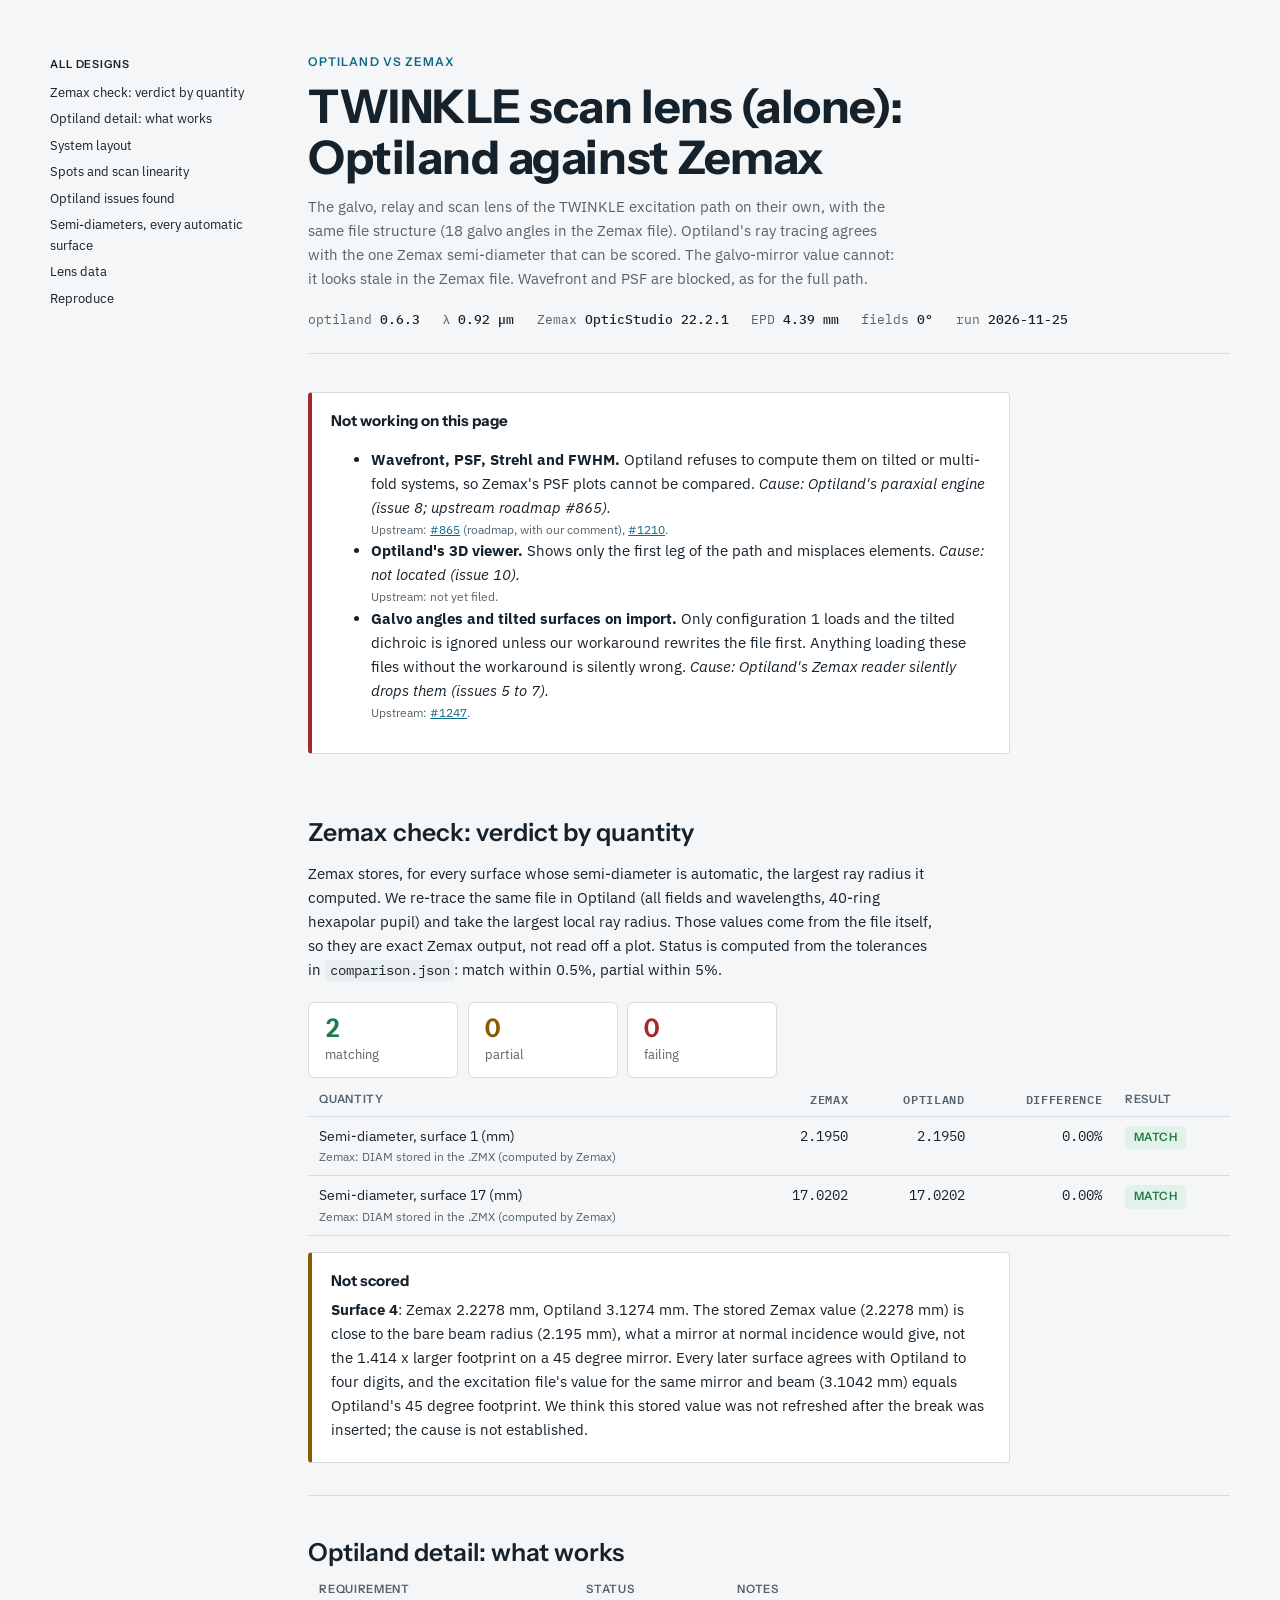
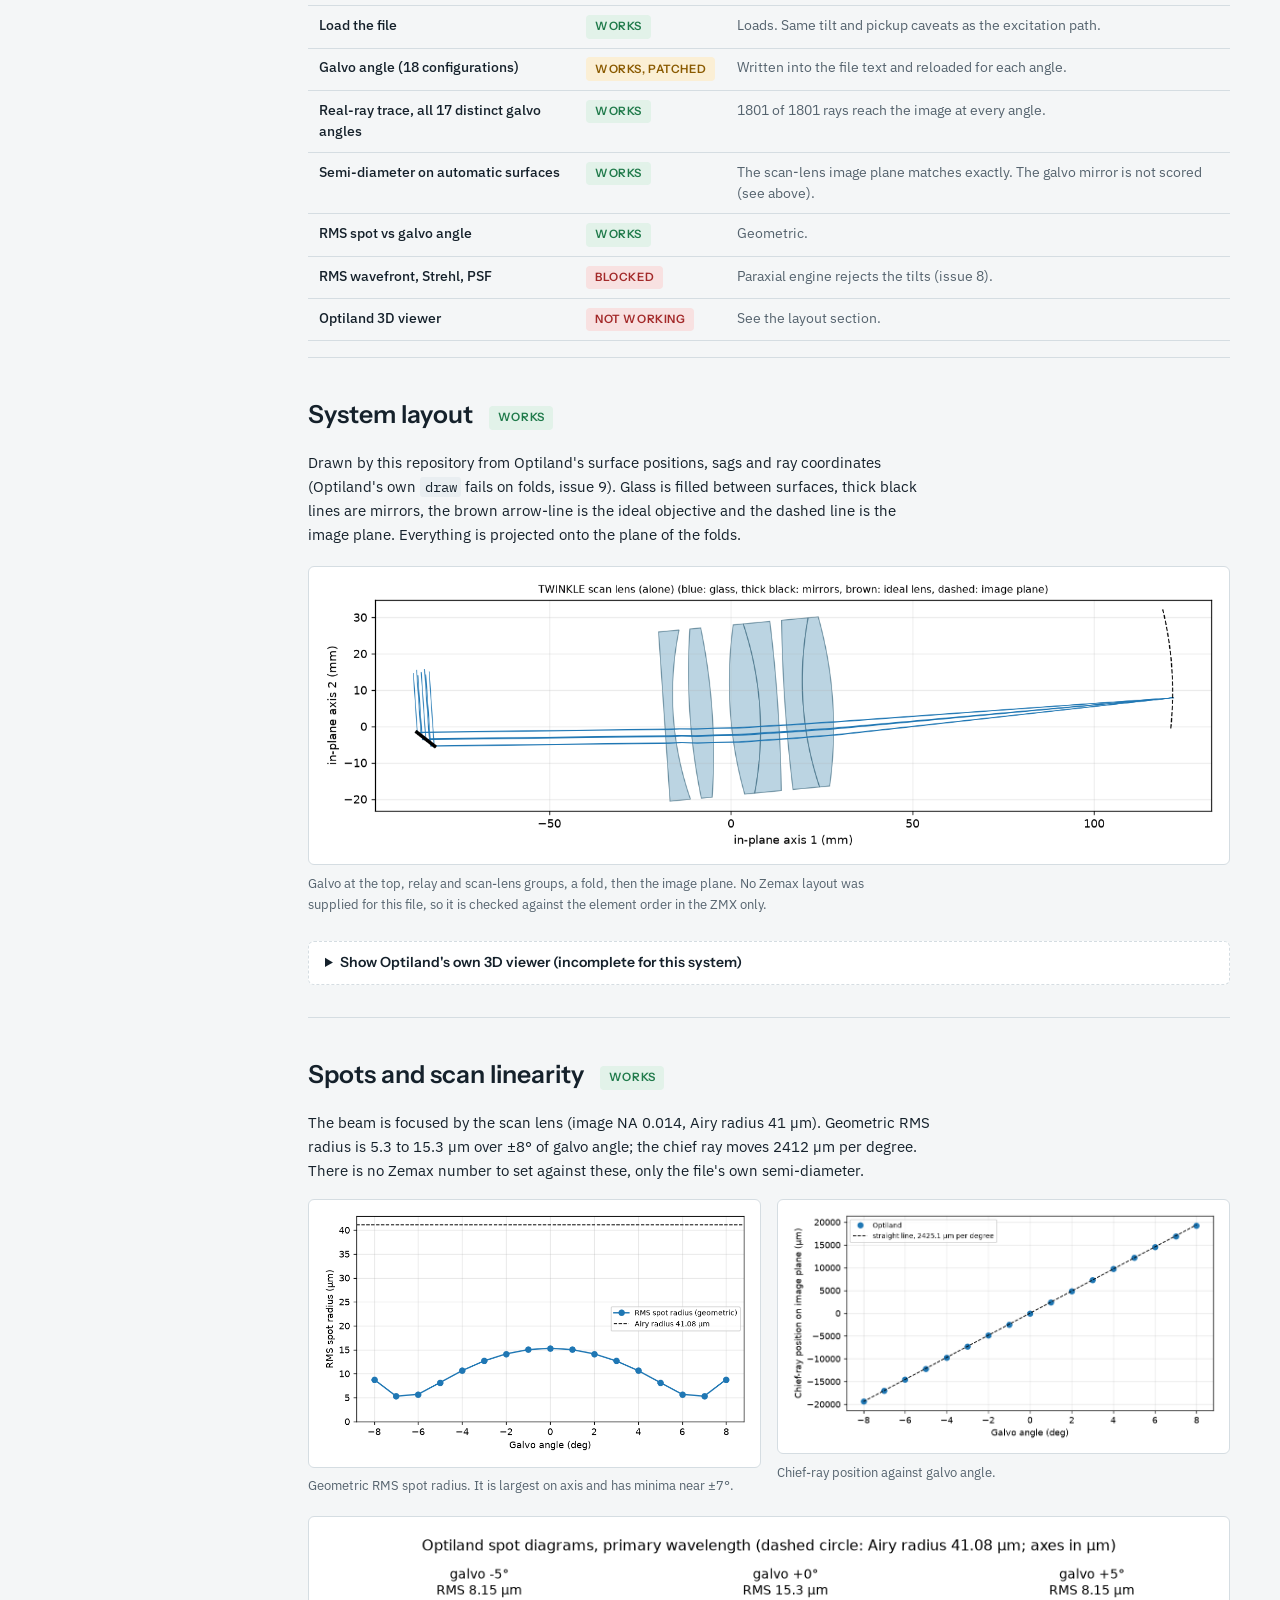
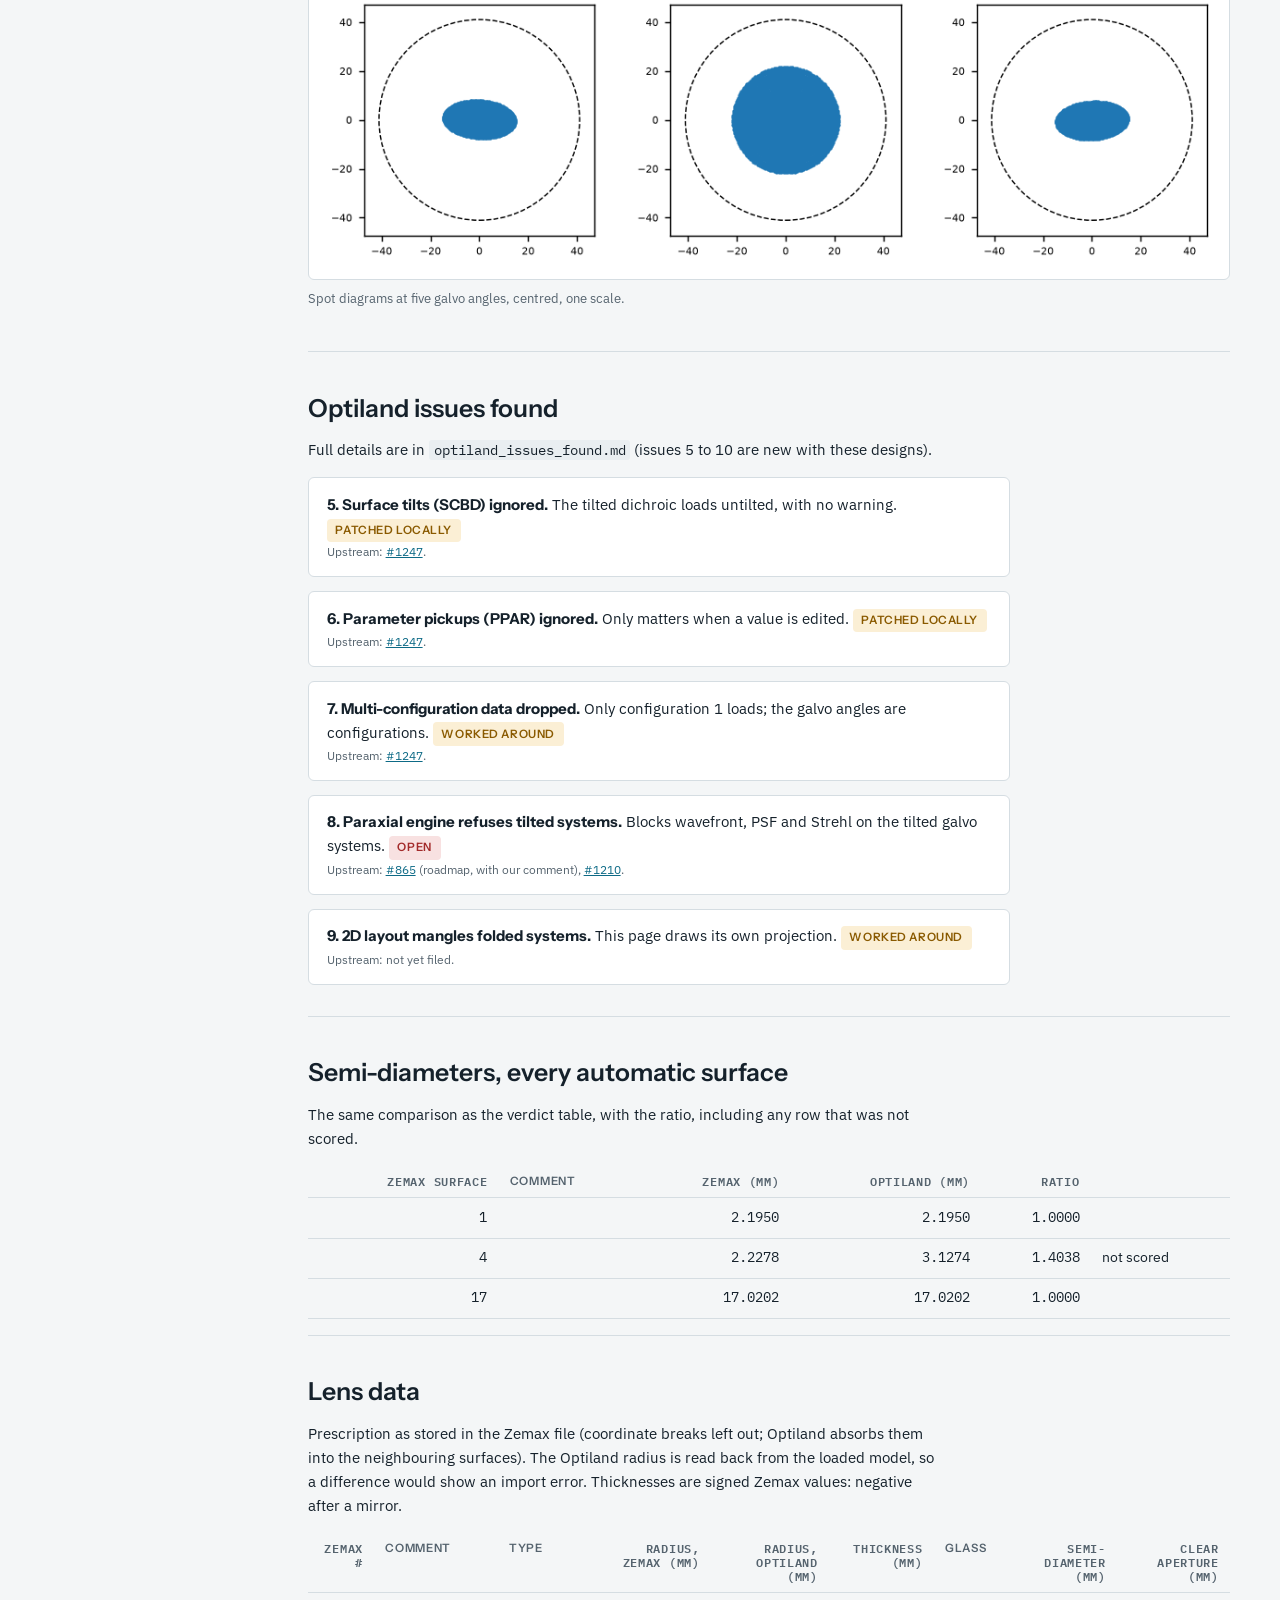
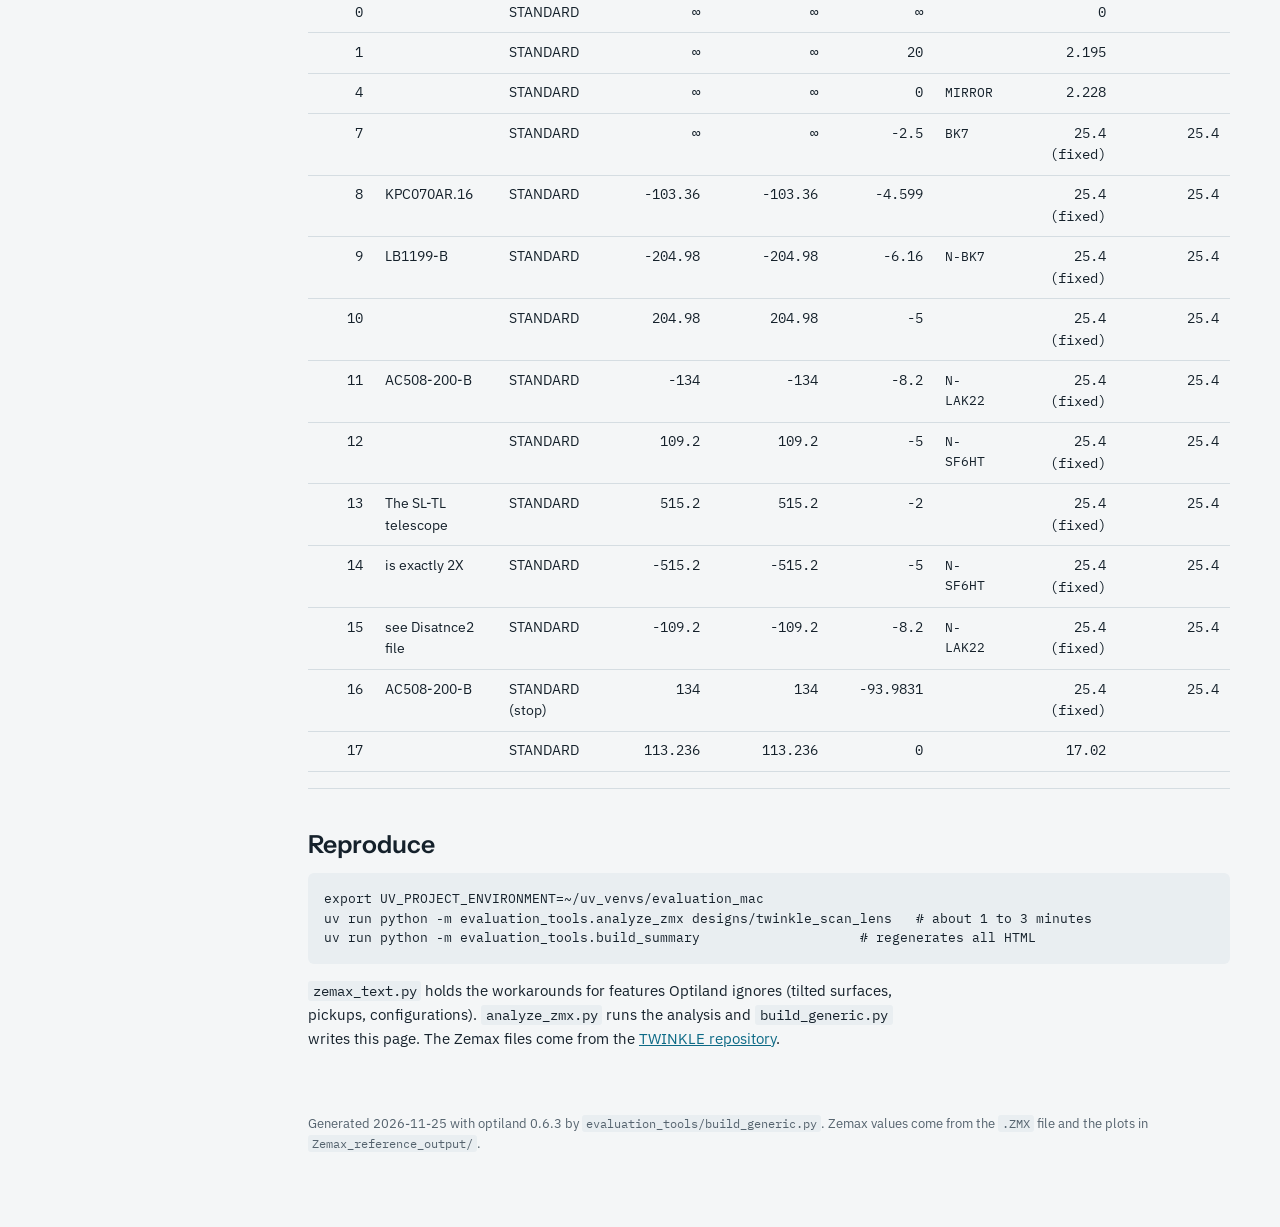
<file: designs/twinkle_scan_lens/HTML_summary/index.html>
<!doctype html>
<html lang="en">
<head>
<meta charset="utf-8">
<meta name="viewport" content="width=device-width,initial-scale=1,viewport-fit=cover">
<title>TWINKLE scan lens (alone) against Zemax</title>
<link rel="preconnect" href="https://fonts.googleapis.com">
<link rel="preconnect" href="https://fonts.gstatic.com" crossorigin>
<link rel="stylesheet" href="https://fonts.googleapis.com/css2?family=Instrument+Sans:wght@500;600;700&family=IBM+Plex+Sans:ital,wght@0,400;0,500;0,600;1,400&family=IBM+Plex+Mono:wght@400;500&display=swap">
<link rel="stylesheet" href="../../../style.css">
</head>
<body>
<div class="wrap">
<nav class="rail" aria-label="Contents">
  <p><a href="../../../index.html">All designs</a></p>
  <ol>
    <li><a href="#verdict">Zemax check: verdict by quantity</a></li>
    <li><a href="#summary">Optiland detail: what works</a></li>
    <li><a href="#layout">System layout</a></li>
    <li><a href="#spots">Spots and scan linearity</a></li>
    <li><a href="#issues">Optiland issues found</a></li>
    <li><a href="#semi-diameters">Semi-diameters, every automatic surface</a></li>
    <li><a href="#lens-data">Lens data</a></li>
    <li><a href="#reproduce">Reproduce</a></li>
  </ol>
</nav>

<main>
<header class="top">
  <p class="eyebrow">Optiland vs Zemax</p>
  <h1>TWINKLE scan lens (alone): Optiland against Zemax</h1>
  <p class="lede">The galvo, relay and scan lens of the TWINKLE excitation path on their own, with the same file structure (18 galvo angles in the Zemax file). Optiland's ray tracing agrees with the one Zemax semi-diameter that can be scored. The galvo-mirror value cannot: it looks stale in the Zemax file. Wavefront and PSF are blocked, as for the full path.</p>
  <div class="meta">
    <span>optiland <b>0.6.3</b></span>
    <span>λ <b>0.92 µm</b></span>
    <span>Zemax <b>OpticStudio 22.2.1</b></span>
    <span>EPD <b>4.39 mm</b></span>
    <span>fields <b>0°</b></span>
    <span>run <b>2026-11-25</b></span>
  </div>
</header>

<section id="not-working" style="padding-block:1.4rem .4rem;border-bottom:0"><div class="callout"><strong class="h">Not working on this page</strong><ul><li><b>Wavefront, PSF, Strehl and FWHM.</b> Optiland refuses to compute them on tilted or multi-fold systems, so Zemax's PSF plots cannot be compared. <i>Cause: Optiland's paraxial engine (issue 8; upstream roadmap #865).</i> <span class="src">Upstream: <a href="https://github.com/optiland/optiland/issues/865">#865</a> (roadmap, with our comment), <a href="https://github.com/optiland/optiland/issues/1210">#1210</a>.</span></li><li><b>Optiland's 3D viewer.</b> Shows only the first leg of the path and misplaces elements. <i>Cause: not located (issue 10).</i> <span class="src">Upstream: not yet filed.</span></li><li><b>Galvo angles and tilted surfaces on import.</b> Only configuration 1 loads and the tilted dichroic is ignored unless our workaround rewrites the file first. Anything loading these files without the workaround is silently wrong. <i>Cause: Optiland's Zemax reader silently drops them (issues 5 to 7).</i> <span class="src">Upstream: <a href="https://github.com/optiland/optiland/issues/1247">#1247</a>.</span></li></ul></div></section>

<section id="verdict">
  <h2>Zemax check: verdict by quantity</h2>
  <p>Zemax stores, for every surface whose semi-diameter is automatic, the largest ray radius it computed. We re-trace the same file in Optiland (all fields and wavelengths, 40-ring hexapolar pupil) and take the largest local ray radius. Those values come from the file itself, so they are exact Zemax output, not read off a plot. Status is computed from the tolerances in <code>comparison.json</code>: match within 0.5%, partial within 5%.</p>
  <div class="tally"><div><b style="color:var(--ok)">2</b><span>matching</span></div><div><b style="color:var(--warn)">0</b><span>partial</span></div><div><b style="color:var(--bad)">0</b><span>failing</span></div></div>
  <div class="scroll"><table>
  <thead><tr><th>Quantity</th><th class="num">Zemax</th><th class="num">Optiland</th><th class="num">Difference</th><th>Result</th></tr></thead>
  <tbody>
    <tr><td>Semi-diameter, surface 1 (mm)<span class="src">Zemax: DIAM stored in the .ZMX (computed by Zemax)</span></td><td class="num">2.1950</td><td class="num">2.1950</td><td class="num">0.00%</td><td><span class="chip ok">Match</span></td></tr>
    <tr><td>Semi-diameter, surface 17 (mm)<span class="src">Zemax: DIAM stored in the .ZMX (computed by Zemax)</span></td><td class="num">17.0202</td><td class="num">17.0202</td><td class="num">0.00%</td><td><span class="chip ok">Match</span></td></tr>
  </tbody></table></div>
  <div class="callout warn"><strong class="h">Not scored</strong><p><strong>Surface 4</strong>: Zemax 2.2278 mm, Optiland 3.1274 mm. The stored Zemax value (2.2278 mm) is close to the bare beam radius (2.195 mm), what a mirror at normal incidence would give, not the 1.414 x larger footprint on a 45 degree mirror. Every later surface agrees with Optiland to four digits, and the excitation file&#x27;s value for the same mirror and beam (3.1042 mm) equals Optiland&#x27;s 45 degree footprint. We think this stored value was not refreshed after the break was inserted; the cause is not established.</p></div>
</section>

<section id="summary">
  <h2>Optiland detail: what works</h2>
  <div class="scroll">
  <table class="status-table">
    <thead><tr><th>Requirement</th><th>Status</th><th>Notes</th></tr></thead>
    <tbody>
      <tr><td>Load the file</td><td><span class="chip ok">Works</span></td><td>Loads. Same tilt and pickup caveats as the excitation path.</td></tr>
      <tr><td>Galvo angle (18 configurations)</td><td><span class="chip warn">Works, patched</span></td><td>Written into the file text and reloaded for each angle.</td></tr>
      <tr><td>Real-ray trace, all 17 distinct galvo angles</td><td><span class="chip ok">Works</span></td><td>1801 of 1801 rays reach the image at every angle.</td></tr>
      <tr><td>Semi-diameter on automatic surfaces</td><td><span class="chip ok">Works</span></td><td>The scan-lens image plane matches exactly. The galvo mirror is not scored (see above).</td></tr>
      <tr><td>RMS spot vs galvo angle</td><td><span class="chip ok">Works</span></td><td>Geometric.</td></tr>
      <tr><td>RMS wavefront, Strehl, PSF</td><td><span class="chip bad">Blocked</span></td><td>Paraxial engine rejects the tilts (issue 8).</td></tr>
      <tr><td>Optiland 3D viewer</td><td><span class="chip bad">Not working</span></td><td>See the layout section.</td></tr>
    </tbody>
  </table>
  </div>
</section>

<section id="layout">
  <div class="title-row"><h2>System layout</h2><span class="chip ok">Works</span></div>
  <p>Drawn by this repository from Optiland's surface positions, sags and ray coordinates (Optiland's own <code>draw</code> fails on folds, issue 9). Glass is filled between surfaces, thick black lines are mirrors, the brown arrow-line is the ideal objective and the dashed line is the image plane. Everything is projected onto the plane of the folds.</p>
  <figure><div class="plate"><img src="../optiland_analysis/figs/layout.png" alt="Ray paths projected onto the plane of the system"></div>
    <figcaption>Galvo at the top, relay and scan-lens groups, a fold, then the image plane. No Zemax layout was supplied for this file, so it is checked against the element order in the ZMX only.</figcaption></figure>

  <details style="border-color:var(--rule)">
    <summary style="color:var(--ink)">Show Optiland's own 3D viewer (incomplete for this system)</summary>
    <figure><div class="plate"><img src="../optiland_analysis/figs/layout_3d.png" alt="Optiland 3D viewer render showing only the first leg of the ray path"></div>
      <figcaption>Optiland's VTK viewer. The rays stop at the galvo mirror and some elements are misplaced (issue 8 in <code>optiland_issues_found.md</code>). The projected layout above, drawn from the same ray coordinates, shows the whole path.</figcaption></figure>
  </details>

</section>

<section id="spots">
  <div class="title-row"><h2>Spots and scan linearity</h2><span class="chip ok">Works</span></div>
  <p>The beam is focused by the scan lens (image NA 0.014, Airy radius 41 µm). Geometric RMS radius is 5.3 to 15.3 µm over ±8° of galvo angle; the chief ray moves 2412 µm per degree. There is no Zemax number to set against these, only the file's own semi-diameter.</p>
  <div class="pair">
    <figure><div class="plate"><img src="../optiland_analysis/figs/rms_spot.png" alt="RMS spot radius against galvo angle"></div><figcaption>Geometric RMS spot radius. It is largest on axis and has minima near ±7°.</figcaption></figure>
    <figure><div class="plate"><img src="../optiland_analysis/figs/chief_ray_position.png" alt="Chief-ray position against galvo angle"></div><figcaption>Chief-ray position against galvo angle.</figcaption></figure>
  </div>
  <figure><div class="plate"><img src="../optiland_analysis/figs/spots.png" alt="Spot diagrams"></div><figcaption>Spot diagrams at five galvo angles, centred, one scale.</figcaption></figure>
</section>

<section id="issues">
  <h2>Optiland issues found</h2>
  <p>Full details are in <code>optiland_issues_found.md</code> (issues 5 to 10 are new with these designs).</p>
  <ul class="issue-list">
    <li><b>5. Surface tilts (SCBD) ignored.</b> The tilted dichroic loads untilted, with no warning. <span class="chip warn">Patched locally</span> <span class="src">Upstream: <a href="https://github.com/optiland/optiland/issues/1247">#1247</a>.</span></li>
    <li><b>6. Parameter pickups (PPAR) ignored.</b> Only matters when a value is edited. <span class="chip warn">Patched locally</span> <span class="src">Upstream: <a href="https://github.com/optiland/optiland/issues/1247">#1247</a>.</span></li>
    <li><b>7. Multi-configuration data dropped.</b> Only configuration 1 loads; the galvo angles are configurations. <span class="chip warn">Worked around</span> <span class="src">Upstream: <a href="https://github.com/optiland/optiland/issues/1247">#1247</a>.</span></li>
    <li><b>8. Paraxial engine refuses tilted systems.</b> Blocks wavefront, PSF and Strehl on the tilted galvo systems. <span class="chip bad">Open</span> <span class="src">Upstream: <a href="https://github.com/optiland/optiland/issues/865">#865</a> (roadmap, with our comment), <a href="https://github.com/optiland/optiland/issues/1210">#1210</a>.</span></li>
    <li><b>9. 2D layout mangles folded systems.</b> This page draws its own projection. <span class="chip warn">Worked around</span> <span class="src">Upstream: not yet filed.</span></li>
  </ul>
</section>

<section id="semi-diameters">
  <h2>Semi-diameters, every automatic surface</h2>
  <p>The same comparison as the verdict table, with the ratio, including any row that was not scored.</p>
  <div class="scroll"><table>
  <thead><tr><th class="num">Zemax surface</th><th>Comment</th><th class="num">Zemax (mm)</th><th class="num">Optiland (mm)</th><th class="num">Ratio</th><th></th></tr></thead>
  <tbody>
      <tr><td class="num">1</td><td></td><td class="num">2.1950</td><td class="num">2.1950</td><td class="num">1.0000</td><td></td></tr>
      <tr><td class="num">4</td><td></td><td class="num">2.2278</td><td class="num">3.1274</td><td class="num">1.4038</td><td>not scored</td></tr>
      <tr><td class="num">17</td><td></td><td class="num">17.0202</td><td class="num">17.0202</td><td class="num">1.0000</td><td></td></tr>
  </tbody></table></div>
</section>

<section id="lens-data">
  <h2>Lens data</h2>
  <p>Prescription as stored in the Zemax file (coordinate breaks left out; Optiland absorbs them into the neighbouring surfaces). The Optiland radius is read back from the loaded model, so a difference would show an import error. Thicknesses are signed Zemax values: negative after a mirror.</p>
  <div class="scroll"><table>
  <thead><tr><th class="num">Zemax #</th><th>Comment</th><th>Type</th><th class="num">Radius, Zemax (mm)</th><th class="num">Radius, Optiland (mm)</th><th class="num">Thickness (mm)</th><th>Glass</th><th class="num">Semi-diameter (mm)</th><th class="num">Clear aperture (mm)</th></tr></thead>
  <tbody>
      <tr><td class="num">0</td><td></td><td>STANDARD</td><td class="num">∞</td><td class="num">∞</td><td class="num">∞</td><td class="mono"></td><td class="num">0</td><td class="num"></td></tr>
      <tr><td class="num">1</td><td></td><td>STANDARD</td><td class="num">∞</td><td class="num">∞</td><td class="num">20</td><td class="mono"></td><td class="num">2.195</td><td class="num"></td></tr>
      <tr><td class="num">4</td><td></td><td>STANDARD</td><td class="num">∞</td><td class="num">∞</td><td class="num">0</td><td class="mono">MIRROR</td><td class="num">2.228</td><td class="num"></td></tr>
      <tr><td class="num">7</td><td></td><td>STANDARD</td><td class="num">∞</td><td class="num">∞</td><td class="num">-2.5</td><td class="mono">BK7</td><td class="num">25.4 (fixed)</td><td class="num">25.4</td></tr>
      <tr><td class="num">8</td><td>KPC070AR.16</td><td>STANDARD</td><td class="num">-103.36</td><td class="num">-103.36</td><td class="num">-4.599</td><td class="mono"></td><td class="num">25.4 (fixed)</td><td class="num">25.4</td></tr>
      <tr><td class="num">9</td><td>LB1199-B</td><td>STANDARD</td><td class="num">-204.98</td><td class="num">-204.98</td><td class="num">-6.16</td><td class="mono">N-BK7</td><td class="num">25.4 (fixed)</td><td class="num">25.4</td></tr>
      <tr><td class="num">10</td><td></td><td>STANDARD</td><td class="num">204.98</td><td class="num">204.98</td><td class="num">-5</td><td class="mono"></td><td class="num">25.4 (fixed)</td><td class="num">25.4</td></tr>
      <tr><td class="num">11</td><td>AC508-200-B</td><td>STANDARD</td><td class="num">-134</td><td class="num">-134</td><td class="num">-8.2</td><td class="mono">N-LAK22</td><td class="num">25.4 (fixed)</td><td class="num">25.4</td></tr>
      <tr><td class="num">12</td><td></td><td>STANDARD</td><td class="num">109.2</td><td class="num">109.2</td><td class="num">-5</td><td class="mono">N-SF6HT</td><td class="num">25.4 (fixed)</td><td class="num">25.4</td></tr>
      <tr><td class="num">13</td><td>The SL-TL telescope</td><td>STANDARD</td><td class="num">515.2</td><td class="num">515.2</td><td class="num">-2</td><td class="mono"></td><td class="num">25.4 (fixed)</td><td class="num">25.4</td></tr>
      <tr><td class="num">14</td><td>is exactly 2X</td><td>STANDARD</td><td class="num">-515.2</td><td class="num">-515.2</td><td class="num">-5</td><td class="mono">N-SF6HT</td><td class="num">25.4 (fixed)</td><td class="num">25.4</td></tr>
      <tr><td class="num">15</td><td>see Disatnce2 file</td><td>STANDARD</td><td class="num">-109.2</td><td class="num">-109.2</td><td class="num">-8.2</td><td class="mono">N-LAK22</td><td class="num">25.4 (fixed)</td><td class="num">25.4</td></tr>
      <tr><td class="num">16</td><td>AC508-200-B</td><td>STANDARD (stop)</td><td class="num">134</td><td class="num">134</td><td class="num">-93.9831</td><td class="mono"></td><td class="num">25.4 (fixed)</td><td class="num">25.4</td></tr>
      <tr><td class="num">17</td><td></td><td>STANDARD</td><td class="num">113.236</td><td class="num">113.236</td><td class="num">0</td><td class="mono"></td><td class="num">17.02</td><td class="num"></td></tr>
  </tbody></table></div>
</section>

<section id="reproduce" style="border-bottom:0">
  <h2>Reproduce</h2>
<pre>export UV_PROJECT_ENVIRONMENT=~/uv_venvs/evaluation_mac
uv run python -m evaluation_tools.analyze_zmx designs/twinkle_scan_lens   # about 1 to 3 minutes
uv run python -m evaluation_tools.build_summary                    # regenerates all HTML</pre>
  <p><code>zemax_text.py</code> holds the workarounds for features Optiland ignores (tilted surfaces, pickups, configurations). <code>analyze_zmx.py</code> runs the analysis and <code>build_generic.py</code> writes this page. The Zemax files come from the <a href="https://github.com/BrainCOGS/Microscope/tree/b9e40b9a5b3840203f54d78f5532f09e14fbfb07/zemax">TWINKLE repository</a>.</p>
</section>


<footer>Generated 2026-11-25 with optiland 0.6.3 by <code>evaluation_tools/build_generic.py</code>. Zemax values come from the <code>.ZMX</code> file and the plots in <code>Zemax_reference_output/</code>.</footer>
</main>
</div>


</body>
</html>
</file>
<file: style.css>
/* Shared style for the evaluation pages: lab-report column, white figure plates, ok/warn/bad chips. */
:root {
  --bg: #f4f6f7;
  --surface: #ffffff;
  --ink: #15212b;
  --muted: #55636e;
  --rule: #d5dde2;
  --accent: #0d6a86;
  --ok: #1f7a4a;   --ok-bg: #e2f2e9;
  --warn: #8a5a00; --warn-bg: #fbefd5;
  --bad: #a32a2a;  --bad-bg: #f8e1e1;
  --plate: #ffffff;
  --w85: #1a8a3c; --w94: #2b58c9; --w110: #d03a2f;
  --code-bg: #e9eef1;
  --font-display: "Instrument Sans", "Helvetica Neue", Arial, sans-serif;
  --font-body: "IBM Plex Sans", "Helvetica Neue", Arial, sans-serif;
  --font-mono: "IBM Plex Mono", ui-monospace, Menlo, Consolas, monospace;
}
@media (prefers-color-scheme: dark) {
  :root:not([data-theme="light"]) {
    --bg: #0f1519; --surface: #172026; --ink: #e2e9ed; --muted: #9aa9b3; --rule: #2a3741;
    --accent: #5db8d4;
    --ok: #7fd3a3; --ok-bg: #173527; --warn: #f0c46a; --warn-bg: #3a2f14; --bad: #f19a9a; --bad-bg: #3d1d1d;
    --plate: #f4f6f7; --code-bg: #1f2a31;
    --w85: #4fd078; --w94: #7b9cff; --w110: #ff7b6e;
    color-scheme: dark;
  }
}
:root[data-theme="dark"] {
  --bg: #0f1519; --surface: #172026; --ink: #e2e9ed; --muted: #9aa9b3; --rule: #2a3741;
  --accent: #5db8d4;
  --ok: #7fd3a3; --ok-bg: #173527; --warn: #f0c46a; --warn-bg: #3a2f14; --bad: #f19a9a; --bad-bg: #3d1d1d;
  --plate: #f4f6f7; --code-bg: #1f2a31;
    --w85: #4fd078; --w94: #7b9cff; --w110: #ff7b6e;
  color-scheme: dark;
}
* { box-sizing: border-box; }
body {
  background: var(--bg); color: var(--ink);
  font: 15px/1.6 var(--font-body);
  padding-left: max(16px, env(safe-area-inset-left, 0px));
  padding-right: max(16px, env(safe-area-inset-right, 0px));
  padding-block: 0 4rem;
}
a { color: var(--accent); }
a:focus-visible, button:focus-visible, summary:focus-visible { outline: 2px solid var(--accent); outline-offset: 2px; }
.wrap { max-width: 1180px; margin: 0 auto; display: grid; grid-template-columns: 210px minmax(0, 1fr); gap: 3rem; }
@media (max-width: 900px) { .wrap { grid-template-columns: minmax(0, 1fr); gap: 0; } .rail { display: none; } }
.rail { position: sticky; top: env(safe-area-inset-top, 0px); align-self: start; padding-top: 3.2rem; font-size: 13px; }
.rail p { font: 600 11px/1 var(--font-display); letter-spacing: .08em; text-transform: uppercase; color: var(--muted); margin: 0 0 .8rem; }
.rail ol { list-style: none; margin: 0; padding: 0; display: grid; gap: .35rem; }
.rail a { color: var(--ink); text-decoration: none; display: flex; gap: .5rem; align-items: baseline; }
.rail a:hover { color: var(--accent); }
.rail .dot { width: 7px; height: 7px; border-radius: 50%; flex: none; transform: translateY(-1px); }
main { min-width: 0; }
header.top { padding-block: 3rem 1.5rem; border-bottom: 1px solid var(--rule); }
.eyebrow { font: 600 12px/1 var(--font-display); letter-spacing: .09em; text-transform: uppercase; color: var(--accent); margin: 0 0 .9rem; }
h1 { font: 700 clamp(2rem, 5vw, 2.9rem)/1.08 var(--font-display); margin: 0 0 .8rem; text-wrap: balance; letter-spacing: -.01em; }
h2 { font: 600 1.55rem/1.2 var(--font-display); margin: 0 0 .4rem; text-wrap: balance; }
h3 { font: 600 1.08rem/1.3 var(--font-display); margin: 1.6rem 0 .5rem; }
.lede { max-width: 66ch; color: var(--muted); margin: 0; }
.meta { display: flex; flex-wrap: wrap; gap: .4rem 1.4rem; margin-top: 1.2rem; font: 13px/1.4 var(--font-mono); color: var(--muted); }
.meta b { color: var(--ink); font-weight: 500; }
section { padding-block: 2.6rem 1rem; border-bottom: 1px solid var(--rule); scroll-margin-top: 1rem; }
section > p, section > ul, .prose { max-width: 70ch; }
.req { font: 13px/1.4 var(--font-mono); color: var(--muted); margin: 0 0 1rem; }
.chip { display: inline-flex; align-items: center; gap: .35rem; font: 600 11.5px/1 var(--font-display); letter-spacing: .05em; text-transform: uppercase; padding: .38rem .55rem; border-radius: 4px; white-space: nowrap; }
.chip.ok { color: var(--ok); background: var(--ok-bg); }
.chip.warn { color: var(--warn); background: var(--warn-bg); }
.chip.bad { color: var(--bad); background: var(--bad-bg); }
.title-row { display: flex; flex-wrap: wrap; align-items: center; gap: .6rem 1rem; margin-bottom: .3rem; }
.scroll { overflow-x: auto; }
table { border-collapse: collapse; width: 100%; font-size: 13.5px; }
th, td { text-align: left; padding: .55rem .7rem; border-bottom: 1px solid var(--rule); vertical-align: top; }
th { font: 600 11.5px/1.2 var(--font-display); letter-spacing: .06em; text-transform: uppercase; color: var(--muted); }
td.num, th.num { text-align: right; font-family: var(--font-mono); font-variant-numeric: tabular-nums; }
td.mono { font-family: var(--font-mono); font-size: 12.5px; }
.status-table td:first-child { font-weight: 500; }
.status-table td:last-child { color: var(--muted); }
.findings { display: grid; grid-template-columns: repeat(auto-fit, minmax(220px, 1fr)); gap: 1px; background: var(--rule); border: 1px solid var(--rule); border-radius: 6px; overflow: hidden; margin: 1.6rem 0 .4rem; }
.finding { background: var(--surface); padding: 1rem 1.1rem; min-width: 0; }
.finding .v { font: 600 1.45rem/1.1 var(--font-display); font-variant-numeric: tabular-nums; }
.finding .v small { font-size: .95rem; font-weight: 500; color: var(--muted); }
.finding .k { font-size: 13px; color: var(--muted); margin-top: .35rem; }
figure { margin: 1.2rem 0 1.6rem; }
figure .plate { background: var(--plate); border: 1px solid var(--rule); border-radius: 6px; padding: .6rem; }
figure img { display: block; width: 100%; height: auto; }
figcaption { font-size: 13px; color: var(--muted); margin-top: .55rem; max-width: 75ch; }
.two { display: grid; grid-template-columns: repeat(auto-fit, minmax(300px, 1fr)); gap: 1rem; }
.two figure { margin: .6rem 0; }
.callout { border: 1px solid var(--rule); border-left: 4px solid var(--bad); background: var(--surface); padding: 1rem 1.2rem; border-radius: 4px; max-width: 78ch; margin: 1rem 0; }
.callout.warn { border-left-color: var(--warn); }
.callout.info { border-left-color: var(--accent); }
.callout p { margin: .3rem 0; }
.callout strong.h { font-family: var(--font-display); display: block; margin-bottom: .2rem; }
details { border: 1px dashed var(--bad); border-radius: 6px; padding: .7rem 1rem; margin: 1rem 0; background: var(--surface); }
details summary { cursor: pointer; font: 600 14px/1.4 var(--font-display); color: var(--bad); }
details figure { opacity: .9; }
code, kbd { font-family: var(--font-mono); font-size: .9em; background: var(--code-bg); padding: .08em .35em; border-radius: 3px; }
pre { font: 13px/1.5 var(--font-mono); background: var(--code-bg); padding: 1rem; border-radius: 6px; overflow-x: auto; }
#viewer { position: relative; width: 100%; aspect-ratio: 16 / 9; max-width: 100%; border: 1px solid var(--rule); border-radius: 6px; overflow: hidden; background: #dfe7ec; }
#viewer img, #viewer canvas { position: absolute; inset: 0; width: 100%; height: 100%; object-fit: cover; display: block; }
#viewer .hint { position: absolute; left: .6rem; bottom: .6rem; font: 12px/1.3 var(--font-mono); background: rgba(255,255,255,.85); color: #15212b; padding: .3rem .5rem; border-radius: 4px; }
.viewer-bar { display: flex; flex-wrap: wrap; gap: .5rem; margin-top: .6rem; }
.viewer-bar button { font: 500 13px/1 var(--font-body); color: var(--ink); background: var(--surface); border: 1px solid var(--rule); border-radius: 4px; padding: .45rem .7rem; cursor: pointer; }
.viewer-bar button:hover { border-color: var(--accent); color: var(--accent); }
.issue-list { display: grid; gap: .9rem; padding: 0; list-style: none; max-width: 78ch; }
.issue-list li { background: var(--surface); border: 1px solid var(--rule); border-radius: 6px; padding: .9rem 1.1rem; }
.issue-list li b { font-family: var(--font-display); }
footer { padding-top: 2rem; color: var(--muted); font-size: 13px; }
@media (prefers-reduced-motion: reduce) { * { scroll-behavior: auto !important; } }

/* Zemax-vs-Optiland check */
.tally { display: flex; flex-wrap: wrap; gap: .6rem; margin: 1.2rem 0 .4rem; }
.tally div { background: var(--surface); border: 1px solid var(--rule); border-radius: 6px; padding: .7rem 1rem; min-width: 150px; }
.tally b { display: block; font: 600 1.6rem/1.1 var(--font-display); font-variant-numeric: tabular-nums; }
.tally span { font-size: 13px; color: var(--muted); }
.pair { display: grid; grid-template-columns: repeat(auto-fit, minmax(300px, 1fr)); gap: 1rem; margin: 1rem 0; }
.pair figure { margin: 0; min-width: 0; }
.chart { background: var(--surface); border: 1px solid var(--rule); border-radius: 6px; padding: .6rem; margin: 1rem 0; }
.chart svg { display: block; width: 100%; height: auto; }
.legend { display: flex; flex-wrap: wrap; gap: .4rem 1.2rem; font-size: 13px; margin: .2rem .4rem .6rem; color: var(--muted); }
.legend i { display: inline-block; width: 22px; height: 0; border-top: 2.5px solid; vertical-align: middle; margin-right: .4rem; }
.tick { font: 11px var(--font-mono); fill: var(--muted); }
.axl { font: 12px var(--font-body); fill: var(--muted); }
.callout.ok { border-left-color: var(--ok); }
.src { font-size: 12px; color: var(--muted); display: block; font-weight: 400; }
/* Landing page */
.cards { display: grid; grid-template-columns: repeat(auto-fit, minmax(300px, 1fr)); gap: 1rem; margin: 1.2rem 0; }
.card { background: var(--surface); border: 1px solid var(--rule); border-radius: 6px; padding: 1.1rem 1.3rem; }
.card h3 { margin: 0 0 .4rem; }
.card h3 a { text-decoration: none; }
.card p { margin: .4rem 0; color: var(--muted); font-size: 14px; }
.card .tally { margin: .8rem 0 0; }
.card .tally div { min-width: 0; padding: .4rem .7rem; }
.card .tally b { font-size: 1.2rem; }
</file>
